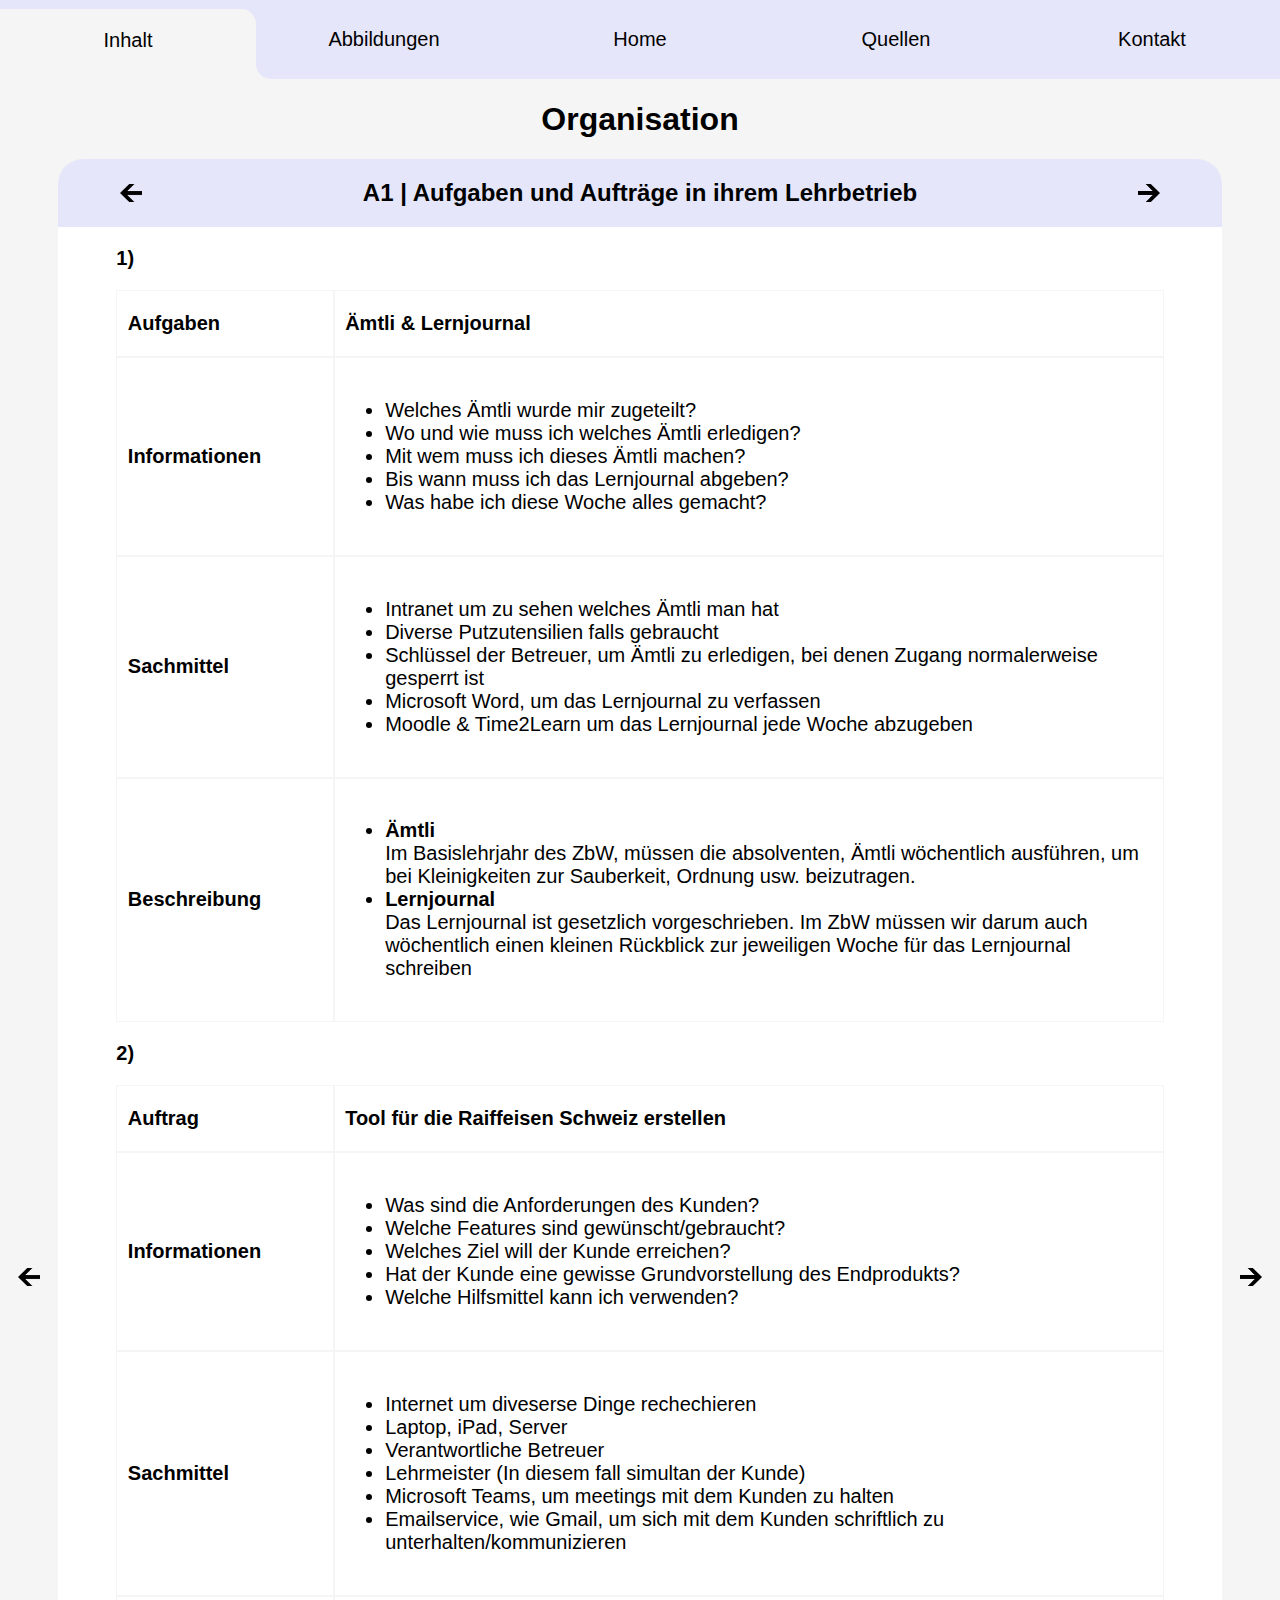
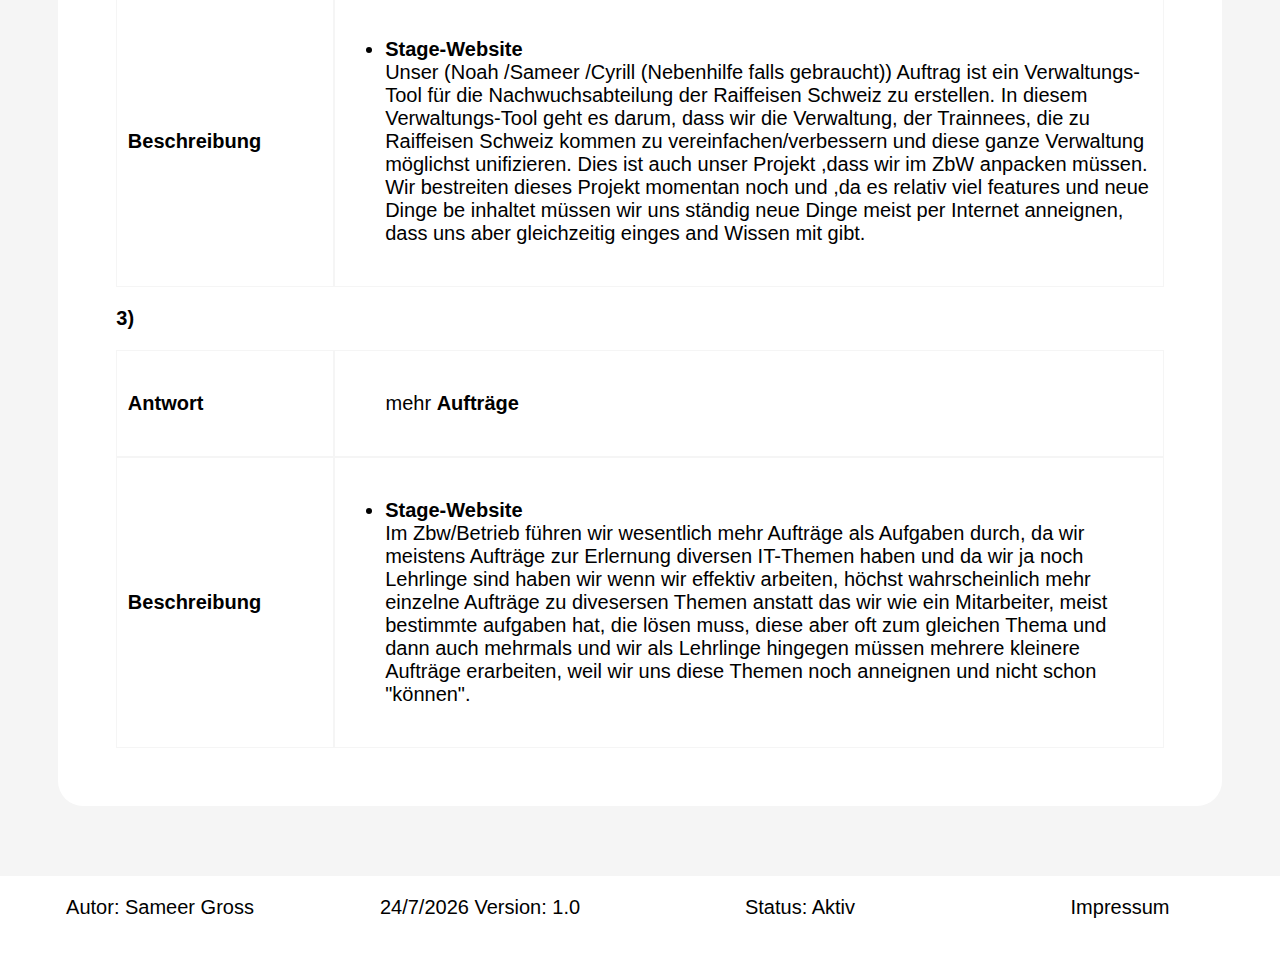
<file: index.html>
<!DOCTYPE html>
<html lang="en">
<head>
    <meta charset="UTF-8">
    <meta http-equiv="X-UA-Compatible" content="IE=edge">
    <meta name="viewport" content="width=device-width, initial-scale=1.0">
    <title>Document</title>
    <link rel="stylesheet" href="style.css">
</head>
<body>
  <div class="menu">
    <div class="menu-item menusearch">
      <input type="text" id="search" placeholder="search">
    </div>
    <div class="menu-item menuimg">
      <img src="img/menu.png" alt="hamburgermenuimg" id="hamimg" onclick="handleclose()">
    </div>
  </div>
  <div class="topnav">
    <div class="topnav-item" id="active-farleft">
      <a href="index.html">Inhalt</a>
    </div>
    <div class="topnav-item" id="roundedright">
      <a href="abbildung.html">Abbildungen</a>
    </div>
    <div class="topnav-item"  >
      <a href="tabellen.html">Home</a>
    </div>
    <div class="topnav-item" >
      <a href="quellen.html">Quellen</a>
    </div>
    <div class="topnav-item">
      <a href="contactform.html">Kontakt</a>
    </div>
  </div>
  <div id="activemenu">
    <div class="dropdownmenu">
      <div class="dropdownmenu-item">
        <li>
          <a href="index.html">Inhalt</a>
        </li>
      </div>
      <div class="dropdownmenu-item">
        <li>
          <a href="abbildung.html">Abbildungen</a>
        </li>
      </div>
      <div class="dropdownmenu-item">
        <li>
          <a href="tabellen.html">Home</a>
        </li>
      </div>
      <div class="dropdownmenu-item">
        <li>
          <a href="quellen.html">Quellen</a>
        </li>
      </div>
      <div class="dropdownmenu-item">
        <li>
          <a href="contactform.html">Kontakt</a>
        </li>
      </div>
    </div>
  </div>
  
  <div class="content">
    <div class="arrowsforthemediv">
      <img src="img/arrowleft.png" alt="arrowlefttheme" class="arrowicons" id="arrowlefttheme" onclick="swiththemeback()">
 
      <div class="aufgabendiv" id="organisation">
        
          
          <div class="aufgabencontent" id="aufgabe1"> 
            <h1>Organisation</h1>
            
            <div class="aufgabencontent-title">
              <img src="img/arrowleft.png" class="arrowicons" id="arrowleft" onclick="switchaufgabeback_organisation()">
              <h2>A1 | Aufgaben und Aufträge in ihrem Lehrbetrieb</h2>
              <img src="img/arrowright.png" class="arrowicons" id="arrowright" onclick="switchaufgabenext_organisation()">
            </div>
            <div class="aufgabencontent-text">
              <p><b>1)</b></p>
              <table>
                <tr>
                    <td class="aufgabetd"><b>Aufgaben</b></td>
                    <td class="contenttd">
                      <b>Ämtli & Lernjournal</b>
                    </td>
                    
                </tr>
                <tr>
                    <td class="aufgabetd"><b>Informationen</b></td>
                    <td class="contenttd">
                      <ul>
                        <li>Welches Ämtli wurde mir zugeteilt?</li>
                        <li>Wo und wie muss ich welches Ämtli erledigen?</li>
                        <li>Mit wem muss ich dieses Ämtli machen?</li>
                        <li>Bis wann muss ich das Lernjournal abgeben?</li>
                        <li>Was habe ich diese Woche alles gemacht?</li>
                      </ul>
                    </td>
                </tr>
                <tr>
                  <td class="aufgabetd"><b>Sachmittel</b></td>
                  <td class="contenttd">
                    <ul>
                      <li>Intranet um zu sehen welches Ämtli man hat</li>
                      <li>Diverse Putzutensilien falls gebraucht</li>
                      <li>Schlüssel der Betreuer, um Ämtli zu erledigen, bei denen Zugang normalerweise gesperrt ist</ol>
                      <li>Microsoft Word, um das Lernjournal zu verfassen</li>
                      <li>Moodle & Time2Learn um das Lernjournal jede Woche abzugeben</li>
                    </ul>
                  </td>
                </tr>
                <tr>
                  <td class="aufgabetd"><b>Beschreibung</b></td>
                  <td class="contenttd">
                  <ul>
                    <li><b>Ämtli</b></li>
                    <a>Im Basislehrjahr des ZbW, müssen die absolventen, Ämtli wöchentlich ausführen, um bei Kleinigkeiten zur Sauberkeit, Ordnung usw. beizutragen.</a>
                    <li><b>Lernjournal</b></li>
                    <a>Das Lernjournal ist gesetzlich vorgeschrieben. Im ZbW müssen wir darum auch wöchentlich einen kleinen Rückblick zur jeweiligen Woche für das Lernjournal schreiben</a>
                  </ul>
                  </td>
                </tr>
              </table>

              <p><b>2)</b></p>
              <table>
                <tr>
                    <td class="aufgabetd"><b>Auftrag</b></td>
                    <td class="contenttd">
                      <b>Tool für die Raiffeisen Schweiz erstellen</b>
                    </td>
                </tr>
                <tr>
                    <td class="aufgabetd"><b>Informationen</b></td>
                    <td class="contenttd">
                      <ul>
                        <li>Was sind die Anforderungen des Kunden?</Li>
                        <li>Welche Features sind gewünscht/gebraucht?</Li>
                        <li>Welches Ziel will der Kunde erreichen?</Li>
                        <li>Hat der Kunde eine gewisse Grundvorstellung des Endprodukts?</Li>
                        <li>Welche Hilfsmittel kann ich verwenden?</Li>  
                      </ul>
                    </td>
                </tr>
                <tr>
                  <td class="aufgabetd"><b>Sachmittel</b></td>
                  <td class="contenttd">
                    <ul>
                      <li>Internet um diveserse Dinge rechechieren</li>
                      <li>Laptop, iPad, Server</li>
                      <li>Verantwortliche Betreuer</li>
                      <li>Lehrmeister (In diesem fall simultan der Kunde)</li>
                      <li>Microsoft Teams, um meetings mit dem Kunden zu halten</li>
                      <li>Emailservice, wie Gmail, um sich mit dem Kunden schriftlich zu unterhalten/kommunizieren</li>
                    </ul>
                  </td>
                </tr>
                <tr>
                  <td class="aufgabetd"><b>Beschreibung</b></td>
                  <td class="contenttd">
                  <ul>
                    <li><b>Stage-Website</b></li>
                    <a>
                      Unser (Noah /Sameer /Cyrill (Nebenhilfe falls gebraucht)) Auftrag ist ein Verwaltungs-Tool für die Nachwuchsabteilung der Raiffeisen Schweiz zu erstellen. 
                      In diesem Verwaltungs-Tool geht es darum, dass wir die Verwaltung, der Trainnees, die zu Raiffeisen Schweiz kommen zu vereinfachen/verbessern 
                      und diese ganze Verwaltung möglichst unifizieren. Dies ist auch unser Projekt ,dass wir im ZbW anpacken müssen. 
                      Wir bestreiten dieses Projekt momentan noch und ,da es relativ viel features und neue Dinge be inhaltet müssen wir uns ständig neue Dinge meist per Internet anneignen,
                      dass uns aber gleichzeitig einges and Wissen mit gibt.
                    </a>
                  </ul>
                  </td>
                </tr>
              </table>

              <p><b>3)</b></p>
              <table>
                <tr>
                  <td class="aufgabetd"><b>Antwort</b></td>
                  <td class="contenttd">
                    <p>mehr <b>Aufträge</b></p>
                  </td>
                </tr>
                <tr>
                  <td class="aufgabetd"><b>Beschreibung</b></td>
                  <td class="contenttd">
                  <ul>
                    <li><b>Stage-Website</b></li>
                    <a>
                      Im Zbw/Betrieb führen wir wesentlich mehr Aufträge als Aufgaben durch, da wir meistens Aufträge zur Erlernung 
                      diversen IT-Themen haben und da wir ja noch Lehrlinge sind haben wir wenn wir effektiv arbeiten, höchst wahrscheinlich
                      mehr einzelne Aufträge zu divesersen Themen anstatt das wir wie ein Mitarbeiter, meist bestimmte aufgaben hat, die 
                      lösen muss, diese aber oft zum gleichen Thema und dann auch mehrmals und wir als Lehrlinge hingegen müssen mehrere kleinere
                      Aufträge erarbeiten, weil wir uns diese Themen noch anneignen und nicht schon "können".
                      
                    </a>
                  </ul>
                  </td>
                </tr>
              </table>
            </div>
          </div>


          <div class="aufgabencontent" id="aufgabe2" >
            <h1>Organisation</h1> 
            <div class="aufgabencontent-title">
              <img src="img/arrowleft.png" class="arrowicons" id="arrowleft" alt="arrowleft" onclick="switchaufgabeback_organisation()">
              <h2>A2 | Unterscheidung Aufbau- und Ablauforganisation</h2>
              <img src="img/arrowright.png" class="arrowicons" id="arrowright" alt="arrowright" onclick="switchaufgabenext_organisation()">
            </div>
            <div class="aufgabencontent-text" >
              <p><b>1)</b></p>
              <table>
                <tr>
                    <td class="aufgabetd"><b>Art</b></td>
                    <td class="contenttd"><b>Aufbauorganisation</b></td>
                    <td class="contenttd"><b>Ablauforganisation</b></td>
                </tr>
                <tr>
                    <td class="aufgabetd"><b>Beschreibung</b></td>
                    <td class="contenttd">Die Aufbauorganisation ist die meist vorgefunde Art der Strukturierung eines Unternehmens. Sie unterteilt ein Unternehmen in unterschiedliche Abteilungen und Funktionen und legt die Hierarchie des Unternehmens fest.</td>
                    <td class="contenttd">Die Ablauforganisation beschreibt die Prozesse innerhalb eines Unternehmens oder einer Organisation. Diese bschreibt dann: wann,wo, womit und welcher Abfolge die einzelnen Arbeitsschritte erledigt werden müssen, um die gewollten Ergebnisse zu erfüllen</td>
                </tr>
                <tr>
                  <td class="aufgabetd"><b>Grafik</b></td>
                  <td class="contenttd">
                    <a href="https://www.bwl-lexikon.de/wiki/aufbauorganisation/" target="blank">
                      <img src="img/aufbauorggrafik.png" alt="aufbauorggrafik">
                    </a>
                  </td>
                  <td class="contenttd">
                    <a href="https://www.bwl-lexikon.de/wiki/ablauforganisation/" target="_blank">
                      <img src="img/ablauforggrafik.png" alt="ablauforggrafik">
                    </a>

                  </td>
                </tr>
                <tr>
                  <td class="aufgabetd" rowspan="2"><b>Unterschied</b></td>
                  <td class="contenttd">
                    <ul>
                      <li>Aufgaben und Kompetenzen verteilen</li>
                      <li>Stellen und Abteilungen bilden</li>
                    </ul>
                  </td>
                  <td class="contenttd">
                    <ol>
                      <li>Arbeitsinhalte ordnen</li>
                      <li>Zeitlicher Arbeitsablauf</li>
                      <li>Räumlicher Arbeitsablauf</li>
                      <li>Arbeitszuordnung</li>
                    </ol>
                  </td>
                </tr>
                <tr>
                  <td class="contenttd" colspan="2">
                    <ul>
                      <li><b>Zusammenfassung</b></li>
                      <a>Zusammengefasst heisst das, die Aufbauorganisation die statische Organisationstruktur ist während die Ablauforganisation die dynamische Organisationstruktur ist.</a>
                    </ul>
                   
                  </td>
                </tr>
              </table>

              <p><b>2)</b></p>
              <table>
                <tr>
                    <td class="aufgabetd"><b>Art</b></td>
                    <td class="contenttd"><b>Aufbauorganisation</b></td>
                    <td class="contenttd"><b>Ablauforganisation</b></td>
                </tr>
                <tr>
                  <td class="aufgabetd"><b>Beispiel</b></td>
                  <td class="contenttd">
                    <ul>
                      <li><a href="https://www.raiffeisen.ch/content/dam/www/rch/pdf/raiffeisen-gruppe/portrait/de/organigramm-raiffeisen-schweiz.pdf" target="_blank"><b>Organigramm Raiffeisen Schweiz</b></a></li>
                      <a>Das Organigramm der Raiffeisen Schweiz bildet eine klar Hierarchische Unternehmensstruktur</a>

                    </ul>
                    
                    
                 
                    
                    
                  </td>
                  <td class="contenttd">
                    <ul>
                      <li><b>McDonalds Essen(semi-erfunden)</b></li>
                      <a>Wenn man bei McDonalds sich was bestellt fängt der Prozess schon an, es gibt das verschiedene Stagen, bei dem das Essen "gebaut" wird, zum Beispiel erst das Brot nehmen, dann Sauce drauf pressen usw. , dies ist meiner meinung nach auch ein kleine Ablauforganisation.</a>
                    </ul>
                  
                  
                  </td>
                </tr>
              </table>

              <p><b>3)</b></p>
              <table>
                <tr>
                  <td class="aufgabetd"><b>Antwort</b></td>
                  <td class="contenttd">
                  <a>Für erfolg muss eine Kombination aus beiden entstehen, für die haupt Organisationstruktur würde ich , die Aufbauorganisation nehemen, doch in den verschiedenen Abteilungen und Fachrichtung sollten, die dinge nach der Ablauforganisation strukturiert sein(wenn benötigt je nach Situation)</a>
                    
                    
                 
                    
                    
                  </td>
                </tr>
              </table>
            </div>
          </div>
          <div class="aufgabencontent" id="aufgabe3"> 
            <h1>Organisation</h1>
            <div class="aufgabencontent-title">
              <img src="img/arrowleft.png" class="arrowicons" id="arrowleft" onclick="switchaufgabeback_organisation()">
              <h2>A3 | Projektantrag</h2>
              <img src="img/arrowright.png" class="arrowicons" id="arrowright" onclick="switchaufgabenext_organisation()">
            </div>
            <div class="aufgabencontent-text">
              <p><b>1)</b></p>
              <table>
                <tr>
                    <td class="aufgabetd"><b>Ort</b></td>
                    <td class="contenttd"><b>GBS St.Gallen</b></td>
                    
                </tr>
                <tr>
                  <td class="aufgabetd"><b>Ausgangslage</b></td>
                  <td class="contenttd">
                    <a>In der GBS werden je nach lehrer unterschiedliche Lehrmittel/Lernplatformen benutzt, um den jeweiligen Stoff bei zu bringen.
                      <ul>
                        <li>OneNote</li>
                        <li>Dossiers von GBSSG</li>
                        <li>Moodle</li>
                        <li>Bücher als PDF</li>
                        <li>Physicalische Bücher</li>
                        <li>Gitlab</li>
                      </ul>
                      Diese alle an sich keine schlechte varianten aber, da es einge verschiedene sind wird es ziemlich schnell recht unübersichtlich und findet seine notizen/aufgaben nicht, weil nichts am selben Ort ist.
                    </a>
                    
                    
                 
                    
                    
                  </td>
                  
                </tr>
              </table>

              <p><b>2)</b></p>
              <table>
                <tr>
                  <td class="aufgabetd"><b>Antwort</b></td>
                  <td class="contenttd">
                    <img src="img/Projektantragprojektsameer-1.png" alt="projektantragsameer">
                    
                 
                    
                    
                  </td>
                </tr>
              </table>
            </div>
          </div>
          

      </div>
      
      <div class="aufgabendiv" id="projekt">
        
          <div class="aufgabencontent" id="aufgabe4"> 
            <h1>Projekt</h1>
            
            <div class="aufgabencontent-title">
              <img src="img/arrowleft.png" class="arrowicons" id="arrowleft" onclick="switchaufgabeback_projekt()">
              <h2>A4 | Phasenablauf IT-Projekt</h2>
              <img src="img/arrowright.png" class="arrowicons" id="arrowright" onclick="switchaufgabenext_projekt()">
            </div>
            <div class="aufgabencontent-text">
              <p><b>1)</b></p>
              <table>
                <tr>
                    <td class="aufgabetd"><b>Aufträge</b></td>
                    <td class="contenttd">
                      <ul>
                        <li>Bestellungsautomat für ein Restaurant(java)</li>
                        <li>Katalog für diverse Produkte(MS PowerApps)</li>
                        <li>Homepage für ein Autohändler(WordPress)</li>
                        <li>Weisenhaus Website(PHP)</li>
                        <li>Stage-Website für Raiffeisen Schweiz(ReactJS)</li>
                      </ul>
                    </td>
                </tr>
              </table>


              <p><b>2)</b></p>
              <table>
                <tr>
                    <td class="aufgabetd" ><b>Beschreibung Automat</b></td>
                    <td class="contenttd">
                      <a>Der Auftrag war es, mittels objektorientierterprogammierung, eine Java Applikation zuschreiben. Wir planten dieses Projekt von Grund auf. Mit JavaFX haben wir für das Programm ein vollständiges GUI erstellt.</a>
                      
                    </td>
                </tr>
                

                <tr>
                  <td class="aufgabetd"><b>Beschreibung Katalog</b></td>
                  <td class="contenttd">
                    <a>Wir mussten für das ZbW, einen Katalog erstellen bei dem man altes Equipment des ZbW's kaufen konnte, da wir momentan bei dem Thema MS PowerApps waren, mussten wir es mit Ms PowerApps machen.<a>
                    
                  </td>
                </tr>
                <tr>
                  <td class="aufgabetd"><b>Beschreibung Homepage Autohändler</b></td>
                  <td class="contenttd">
                    <a>Wir mussten für das Ende, des WordPress/CMS Themas eine Website erstellen, mit diversen Features. Ich habe dafür von Grund auf ein Theme erstellt und für einige Dinge eigene Plugins geschriebn. Ich entschied mich für eine Website die einer eines Autohändlers ähneln soll.<a>
                    
                  </td>
                </tr>
                <tr>
                  <td class="aufgabetd"><b>Beschreibung Weisenhaus Website</b></td>
                  <td class="contenttd">
                    <a>Für das Ende des PHP Themas mussten wir eine Website erstellen bei dem wir alle gelernten Features, wie verbinden mit einer Datenbank usw. implementieren und weiterführen. Ich entschied mich für ein Weisenhau, bei dem man seine Kinder zur Adoption  geben konnte, dies war in nachhinein eine geschmackslose Entscheidung und dies wurde auch von dem Lehrmeister/Betreuer kritisiert.</a>                    
                  </td>
                </tr>
                <tr>
                  <td class="aufgabetd"><b>Beschreibung Stage-Website</b></td>
                  <td class="contenttd">
                    <a>Wie vorhan schonmal beschrieben mussen wir für die Nachwuchsabteilung der Raiffeisen Schweiz eine Stage-Website erstellen bei dem wir das Verwalten der Trainnees vereinfachen.</a>                    
                  </td>
                </tr>
              </table>

              <p><b>3)</b></p>
              <table>
                <tr>
                    <td class="aufgabetd"><b>Antwort</b></td>
                    <td class="contenttd">
                      <a>Wir hatten in der 3. Sekundarschule ein Abschluss Projekt. Bei dem merkte ich, dass man, die deadlines und umfang eines Thema nicht unterschätzen sollte. Man hätte sich mehr mueh geben können und mit seiner arbeitesplanung konkreter und konsequenter sein können.</a>
                    </td>
                </tr>
              </table>
            </div>
          </div>
          <div class="aufgabencontent" id="aufgabe5">
            <h1>Projekt</h1> 
            <div class="aufgabencontent-title">
              <img src="img/arrowleft.png" class="arrowicons" id="arrowleft" alt="arrowleft" onclick="switchaufgabeback_projekt()">
              <h2>A5 | Aufgaben und Aufträge in ihrem Lehrbetrieb</h2>
              <img src="img/arrowright.png" class="arrowicons" id="arrowright" alt="arrowright" onclick="switchaufgabenext_projekt()">
            </div>
            <div class="aufgabencontent-text">
              <p><b>1)</b></p>
              <table>
                <tr>
                    <td class="aufgabetd"><b>Diagramm</b></td>
                    <td class="contenttd">
                      <img src="img/sameerganteport.png" alt="ganttdiagrammeportfolio">
                    </td>
                </tr>
              </table>
              <p><b>2)</b></p>
              <table>
                <tr>
                    <td class="aufgabetd"><b>Antwort</b></td>
                    <td class="contenttd">
                      <a>Die erstellung war recht verwirend, da wie man laut Diagramm erkennen kann, Sameer , die Aufgaben für das E-Portfolio inteligennterweise, erst jetzt am bearbeiten ist und jetzt in der Panik ein Ganttdiagramm erstellen musste. Wenn Sameer diese aber anfangs Projekt gemacht hätte wäre er sicher effizienter vorangekommen und müsste nicht alle Aufgaben auf einmal erledigen.</a>
                    </td>
                </tr>
              </table>
            </div>
          </div>
          <div class="aufgabencontent" id="aufgabe6"> 
            <h1>Projekt</h1>
            <div class="aufgabencontent-title">
              <img src="img/arrowleft.png" class="arrowicons" id="arrowleft" onclick="switchaufgabeback_projekt()">
              <h2>A6 | Projektrollen und deren Aufgaben, Kompetenzen und Verantwortlichkeiten</h2>
              <img src="img/arrowright.png" class="arrowicons" id="arrowright" onclick="switchaufgabenext_projekt()">
            </div>
            <div class="aufgabencontent-text">
              <p><b>1)</b></p>
              <table>
                <tr>
                    <td class="aufgabetd"><b>Rollen</b></td>
                    <td class="contenttd">
                      <ul>
                        <li>Auftraggeber</li>
                        <li>Projektleiter</li>
                        <li>Projektmitarbeiter</li>
                      </ul>
                    </td>
                </tr>
              </table>
              <p><b>2)</b></p>
              <table>
                <tr>
                  <td class="aufgabetd"><b>Rolle</b></td>
                  <td class="aufgabetd"><b>Auftraggeber</b></td>
                    
                </tr>
                <tr>
                  <td class="aufgabetd"><b>Beschreibung</b></td>
                  <td class="contenttd">
                    <a>Der Auftraggeber bestimmt die Rahmenbedingungen und Ziele des Projekts.</a>
                  </td>
                </tr>
                <tr>
                  <td class="aufgabetd"><b>Aufgabe</b></td>
                  <td class="contenttd">
                    <ul>
                      <li>Mit dem Projektleiter die Rahmenbedingungen besprechen</li>
                      <li>Die Wünsche des Unternehmens vertreten und dann schon gewisse Finale Entscheidungen mit dem Projektleiter trefen.</li>
                    </ul>
                  </td>
                </tr>
                <tr>
                  <td class="aufgabetd"><b>Kompetenz</b></td>
                  <td class="contenttd">
                    <ul>
                      <li>Prioritäten und Wünsche des Unternehmens verstehen und möglichst durchsetzen können</li>
                    </ul>
                  </td>
                </tr>
                <tr>
                  <td class="aufgabetd"><b>Verantwortung</b></td>
                  <td class="contenttd">
                    <ul>
                      <li>Das Projekt beaufsichtigen und das Resultat dem Unternehmen vorstellen und falls nötig revisionen beantragen</li>
                    </ul>
                  </td>
                </tr>
              </table><br><br>

              <table>
                <tr>
                  <td class="aufgabetd"><b>Rolle</b></td>
                  <td class="aufgabetd"><b>Projektleiter</b></td>
                    
                </tr>
                <tr>
                  <td class="aufgabetd"><b>Beschreibung</b></td>
                  <td class="contenttd">
                    <a>Der Projektleiter ist für das Gelingen des Projekts zuständig. Er ist für das ganze Projekt verantwortlich. Er muss schauen das alles richtig abläuft und verteilt die Arbeitspakete.</a>
                  </td>
                </tr>
                <tr>
                  <td class="aufgabetd"><b>Aufgabe</b></td>
                  <td class="contenttd">
                    <ul>
                      <li>Mit dem Auftraggeber die Rahmenbedingungen und Ziele besprechen</li>
                      <li>Diese Rahmenbedingungen und Ziele an die Projektmitarbeiter weiterleiten</li>
                      <li>Nötigen Ressourcen besorgen</li>
                      <li>Für gute Umsetzung des Projekts sorgen</li>
                      <li>Arbeitspakete den Projektmitarbeitern zuweisen</li>
                    </ul>
                  </td>
                </tr>
                <tr>
                  <td class="aufgabetd"><b>Kompetenz</b></td>
                  <td class="contenttd">
                    <ul>
                      <li>Prioritäten und Wünsche des Auftraggebers verstehen und durchsetzen</li>
                      <li>Arbeitspakete erstellen und verteilen</li>
                    </ul>
                  </td>
                </tr>
                <tr>
                  <td class="aufgabetd"><b>Verantwortung</b></td>
                  <td class="contenttd">
                    <ul>
                      <li>Verwantwortlich für die Vollständigkeit und Funktionsweise des gesammten Projektes</li>
                    </ul>
                  </td>
                </tr>
              </table><br><br>

              
              <table>
                <tr>
                  <td class="aufgabetd"><b>Rolle</b></td>
                  <td class="aufgabetd"><b>Projektmitarbeiter</b></td>
                    
                </tr>
                <tr>
                  <td class="aufgabetd"><b>Beschreibung</b></td>
                  <td class="contenttd">
                    <a>Der Projektmitarbeiter führt seine zugewissene Arbeitspakete aus.</a>
                  </td>
                </tr>
                <tr>
                  <td class="aufgabetd"><b>Aufgabe</b></td>
                  <td class="contenttd">
                    <ul>
                      <li>Die Arbeitspakete so effizient und gut wie möglich auszuführen</li>
                    </ul>
                  </td>
                </tr>
                <tr>
                  <td class="aufgabetd"><b>Kompetenz</b></td>
                  <td class="contenttd">
                    <ul>
                      <li>Fähig sein, die zugewissenen Arbeitspakete auszuführen</li>
                    </ul>
                  </td>
                </tr>
                <tr>
                  <td class="aufgabetd"><b>Verantwortung</b></td>
                  <td class="contenttd">
                    <li>Das seine Arbeitspakete erledigt sind</li>
                  </td>
                </tr>
              </table>
            </div>
          </div>
          
       
      </div>

      <div class="aufgabendiv" id="iperka">
        
          <div class="aufgabencontent" id="aufgabe7"> 
            <h1>IPERKA</h1>
            
            <div class="aufgabencontent-title">
              <img src="img/arrowleft.png" class="arrowicons" id="arrowleft" onclick="switchaufgabeback_iperka()">
              <h2>A7 | IPERKA im Detail</h2>
              <img src="img/arrowright.png" class="arrowicons" id="arrowright" onclick="switchaufgabenext_iperka()">
            </div>
            <div class="aufgabencontent-text">
              <p><b>2)</b></p>
              <table>
                <tr>
                    <td class="aufgabetd"><b>Wichtige Fragen</b></td>
                    <td class="contenttd">
                      <ul>
                        <li>Was kann man verbessern?</li>
                        <li>Was lief gut, was könnte man besser machen?</li>
                        <li>Haben wir unser Ziel erreicht?</li>
                        <li>Haben wir unsere Ressourcen effizient gebraucht?</li>
                        <li>Haben wir das Zeitlimit und Budget eingehalten?</li>
                      </ul>
                    </td>
                    
                </tr>
                <tr>
                  <td class="aufgabetd"><b>Sinnvolle Teilschritte</b></td>
                  <td class="contenttd">
                    <a>Die gewonnenen Erkentnisse notieren, um sie dann bei einem nächsten Projekt gebrauchen kann und auch die Erkentnisse vorherigen Projekten mit den neuen Erkentnisssen vergleichen.</a>
                  </td>
                  
              </tr>
              </table>
              <p><b>5)</b></p>
              <table>
                <tr>
                    <td class="aufgabetd">
                      <img src="img/iperka.png" alt="iperka">
                    </td>
                    
                </tr>
              </table>

              <p><b>6)</b></p>
              <table>
                <tr>
                    <td class="aufgabetd"><b>Antwort</b></td>
                    <td class="contenttd">
                      <ul>
                        <li><b>Planen</b></li>
                        <a>Persönlich finde ich das gute Planen am schwierigsten. Planen ist immer etwas, dass ich gerne nach hintenschiebe, da ich bei vielen dingen, die Plannung nicht umbedingt brauche oder brauchen will, da man entweder schon eine festvorstellung hat und schon weiss was man wie, wo machen will und dann die  Planung eben automatisch mit macht oder man vernächlässigt diese und stürtzt sich dirket in das Realisieren hinein. Doch oftmals beim Realisieren macht man vielleicht Fehler in Aufbau, die man jetzt schlecht rückgänig machen kann ohne alles von zielmlich null aufzubauen. Diese hätte man einfach vermeiden können wenn man sich mehr gedanken zur ganzen Plannung gemacht hätte und man hätte ,dann eher bemerkt, dass man es dort anderst machen hätte können. </a><br><br>
                        <li><b>Beispiel:</b></li>
                        <a>Auch wenn ich mir bei der Menuführung sehr viel Müeh gegebn habe und sie im vergleich zu anderen Aufgabennavigationslösungen sehr komplex ist, hätte ich diese besser geplannt hätte ich einige Dinge auch anderst gemacht. Da ich erst eigetlich eifach ein Div mit Aufgaben machen wollte, nahm ich mir auch nicht viel Zeit und Plannung dabei, doch als ich dann effektiv die Aufgaben machen wollte, fiehlen mir sehr viele Ideen zur Menuführung der Aufgaben ein. Ich arbeitete schlussendlich circa 10 Stunden an dieser Menuführung, da mir immer neue ideen in den Sinn kamm und ich sehr viel der Grundstruktur neu Aufbauen müsste. Wie das Menu jetzt aufgebaut ist wenn ich jetzt den Ort oder Funktion des Pfeils anpassen möchte müsste ich dies jetzt bei jeder einzelnen aufgabe machen, da diese dort eingebaut sind.</a>
                      </ul>
                    </td>
                      
                    
                    
                </tr>
              </table>
              
            </div>
          </div>
          <div class="aufgabencontent" id="aufgabe8">
            <h1>IPERKA</h1> 
            <div class="aufgabencontent-title">
              <img src="img/arrowleft.png" class="arrowicons" id="arrowleft" alt="arrowleft" onclick="switchaufgabeback_iperka()">
              <h2>A8 | Praxisbeispiel</h2>
              <img src="img/arrowright.png" class="arrowicons" id="arrowright" alt="arrowright" onclick="switchaufgabenext_iperka()">
            </div>
            <div class="aufgabencontent-text">
              <p><b>1)</b></p>
              <table>
                <tr>
                  <td class="aufgabetd"><b>IPERKA Schritt</b></td>
                  <td class="contenttd"><b>Tätigkeit</b></td>
                  <td class="contenttd"><b>Fragen</b></td>
                </tr>
                <tr>
                  <td class="aufgabetd"><b>Informieren</b></td>
                  <td class="contenttd">
                    <ul>
                      <li>Wie lautet der Auftrag?</li>
                    </ul>
                  </td>
                  <td class="contenttd">
                    <ul>
                      <li>Sie fragen den Auftraggeber</li>
                    </ul>
                  </td>
                </tr>
                <tr>
                  <td class="aufgabetd"><b>Planen</b></td>
                  <td class="contenttd">
                    <ul>
                      <li>Was muss das Programm können?</li>
                    </ul>
                  </td>
                  <td class="contenttd">
                    <ul>
                      <li>Sie planen ein Meeting mit dem Auftraggeber</li>
                    </ul>
                  </td>
                </tr>
                <tr>
                  <td class="aufgabetd"><b>Entscheiden</b></td>
                  <td class="contenttd">
                    <ul>
                      <li>Wer macht was?</li>
                    </ul>
                  </td>
                  <td class="contenttd">
                    <ul>
                      <li>Man sitzt im Team zusammen und verteilt die Aufgaben</li>
                    </ul>
                  </td>
                </tr>
                <tr>
                  <td class="aufgabetd"><b>Realisieren</b></td>
                  <td class="contenttd">
                    <ul>
                      <li>Sind wir im Zeitplan?</li>
                    </ul>
                  </td>
                  <td class="contenttd">
                    <ul>
                      <li>Sie erstellen erste Entwürfe für das Programm</li>
                    </ul>
                  </td>
                </tr>
                <tr>
                  <td class="aufgabetd"><b>Kontrollieren</b></td>
                  <td class="contenttd">
                    <ul>
                      <li>Habe wir unser Ziel erreicht?</li>
                    </ul>
                  </td>
                  <td class="contenttd">
                    <ul>
                      <li>Sie stellen das Finale Produkt dem Auftraggeber vor</li>
                    </ul>
                  </td>
                </tr>
                <tr>
                  <td class="aufgabetd"><b>Auswerten</b></td>
                  <td class="contenttd">
                    <ul>
                      <li>Was muss allenfalls noch verbessert werden?</li>
                    </ul>
                  </td>
                  <td class="contenttd">
                    <ul>
                      <li>Sie machen sich Gedanken zu ihrem neuen Programm</li>
                    </ul>
                  </td>
                </tr>
                
                
              </table>
              
            </div>
          </div>
          
        
      </div>

      <div class="aufgabendiv" id="informationsbeschaffung">
        
          <div class="aufgabencontent" id="aufgabe9"> 
            <div class="infobeschtitle">
              <h1>Informationsbeschaffung</h1>
            </div>
            
            <div class="aufgabencontent-title">
              <img src="img/arrowleft.png" class="arrowicons" id="arrowleft" onclick="switchaufgabeback_informationsbeschaffung()">
              <h2>A9 | Notizen machen</h2>
              <img src="img/arrowright.png" class="arrowicons" id="arrowright" onclick="switchaufgabenext_informationsbeschaffung()">
            </div>
            <div class="aufgabencontent-text">
              <p><b>1)</b></p>
              <table>
                <tr>
                    <td class="aufgabetd" rowspan="5"><b>Beispiele</b></td>
                    <td class="contenttd">
                      <ul>
                        <li><b>OneNote</b></li>
                      </ul>
                    </td>
                    
                </tr>
                <tr>
                  <td class="aufgabetd">
                    <img src="img/onenotenotes.png" alt="onenotenotes">
                  </td>
                 

                </tr>
                <tr>
                  <td class="aufgabetd">
                    <img src="img/onenotenotesmath.png" alt="onenotenotesmath">
                  </td>
                </tr>
                <tr>
                  
                  <td class="contenttd">
                    <ul>
                      <li><b>Noteability</b></li>
                    </ul>
                  </td>
                 

                </tr>
                <tr>
                  
                  <td class="contenttd">
                    <img src="img/noteability.png" alt="ipadnotability">
                  </td>
                 

                </tr>
                
              </table>

              <p><b>2)</b></p>
              <table>
                <tr>
                    <td class="aufgabetd"><b>Tipps für gute Notizen</b></td>
                    <td class="contenttd">
                      <ul>
                        <li>Sich mit dem Gehörten aktiv auseinander setzen</li>
                        <li>Das was man gehört hat nochmals im Kopf wiederholen und falls Informationen zu schnell nochmals nachfragen</li>
                        <li>Nicht alles eins zu eins abschreiben, sondern in eigene Worte fassen, dann versteht man eher was gemeint ist</li>
                        <li>Wichtige Textstellen markieren(verschiedene Farben verwenden pro wichtig markierte Kategorie)</li>
                        <li>Von hand anstatt mit der Tastatur mit schreiben</li>
                      </ul>
                    </td>
                    
                </tr>
              </table>

              <p><b>3)</b></p>
              <table>
                <tr>
                    <td class="aufgabetd"><b>vergleich</b></td>
                    <td class="contenttd">
                      <a>Ich schreibe heute zutage lieber alle Notizen auf meinen iPad, da dies für mich viel besser geht. Das iPad habe ich auch immer zu Hand und kann direkt beginnen Notizen zu schreiben, da mannchmal man sich erst kurzfristig denkt, notizen mit zu schreiben und dies mit dem Laptop einfach ein wenig längsämer und weniger effizienter geht. Die neuen Notizen, die ich habe sind viel besser als die alten, da die alten viel an struktur mangelten. Zuätzlich das ich die Notizen mehr in meinen eigenen Worten zusammenfasse, da ich merke wenn ich einfach das 1:1 notiere was der Lehrer sage im nachhinein oft nicht verstehe, was damit gemeint ist, trotzdem ist 1:1 abschreiben nicht ganz schlecht, da man meist alles nicht auf einmal versteht und es da her auch schwierig ist in einer kurzen Zeit es selbst zu formulieren, darum mannchmal zuerst einfach 1:1 schreiben und dann später verstehen und selber formulieren. Gut ist es diese 1:1 noch zu behalten, da mann wenn man es selber formuliert aber nicht ganz versteht sich vielleicht falsche informationen interpretiert und die alten kann man dann später zum vergleichen und interpretieren brauchen.</a>
                      
                    </td>
                    
                </tr>
              </table>
            </div>
          </div>
          <div class="aufgabencontent" id="aufgabe10">
            <h1>Informationsbeschaffung</h1> 
            <div class="aufgabencontent-title">
              <img src="img/arrowleft.png" class="arrowicons" id="arrowleft" alt="arrowleft" onclick="switchaufgabeback_informationsbeschaffung()">
              <h2>A10 | Informationen strukturieren</h2>
              <img src="img/arrowright.png" class="arrowicons" id="arrowright" alt="arrowright" onclick="switchaufgabenext_informationsbeschaffung()">
            </div>
            <div class="aufgabencontent-text">
              <p><b>1)</b></p>
              <table>
                <tr>
                    <td class="aufgabetd"><b>Antwort</b></td>
                    <td class="contenttd">
                      <a>Ich strukturiere die meisten Informationen hierarchisch. Meist Hauptthema, dann Unterthemen und dann zu den Unterthemen die jeweiligen Informationen. Oft strukturiere ich Informationen auch chronologisch. Also wenn ich Informationen bekomme und diese notiere entsteht automatisch, sobald ich die nächste Notiz erstelle eine chronologische Struktur, oftmals wenns hierarchisch strukturiert ist, ist es oftmals auch chronologisch strukturiert, da man das Thema das man zuerst behandelt meist auch das erste Unterthema ist usw. Ich verwenden hauptsächlich, diese Strukturierung, da diese für mich sehr übersichtlich ist, oftmals bei dem Bsp. Mathematik hatte ich einfach meisten zu gewissen Themen die am Test vorkammen eine OneNote seite mit Aufgaben und in der löste ich einfach alle Aufgaben zu dem Thema hinein, doch dies ist sehr schnell unübersichtlich, da man dann nie weiss wo jetzt die aufgabe 564 ist, darum habe ich jetzt zu den jeweiligen Unterthemen, nochmals pro Aufgabe eine OneNote Seite gemacht, dass ich alle Informationen zu dieser Aufgabe direkt finden kann und dann beim Lernen direkt auf diese zugreifen kann ohne durch Hunderte von Aufgaben die irgendwie untereinander sind zu suchen.</a>
                    </td>
                    
                </tr>
                <tr>
                  <td class="aufgabetd"><b>Beispiel</b></td>
                  <td class="contenttd">
                    <img src="img/strukturinfos.png" alt="bspstrukturinfos">
                  </td>
                  
              </tr>
              </table>
              <p><b>2)</b></p>
              <table>
                <tr>
                    <td class="aufgabetd" rowspan="2"><b>Gewähltes Tool</b></td>
                    <td class="contenttd" colspan="2"><b>Notability</b></td>
                    
                    
                </tr>
                <tr>
                  
                  <td class="contenttd" colspan="2">
                    <img src="img/noteabiltyoverview.jpg" alt="Notabilityoverview">
                  </td>
                  
                  
              </tr>
                <tr>
                  <td class="aufgabetd" rowspan="2"><b>Vergleich</b></td>
                  <td class="contenttd"><b>Vorteile</b>
                  </td>
                  <td class="contenttd"><b>Nachteile</b>
                  </td>
                  
              </tr>
              <tr>
                <td class="aufgabetd">
                  <ul>
                    <li>Notizen</li>
                    <li>Templates</li>
                    <li>Cloudservice Integration</li>
                    <li>Dividers & Subject</li>
                    <li>Archive</li>
                    <li>Gestures</li>
                    <li>Password</li>
                    <li>Text-tp-Speech</li>
                    <li>Subscriptionplan für noch mehr features</li>
                    <li>und noch vieles mehr</li>
                  </ul>
                </td>
                <td class="contenttd">
                  <ul>
                    <li>Kein Massstab</li>
                    <li>Subscriptionplan wiederrum auch ein Nachteil, da gewisse Features hinter einer Paywall liegen.</li>
                    <li>Keine Windows Version</li>
                  </ul>
                </td>
                
            </tr>
              <tr>
                <td class="aufgabetd"><b>Erfahrung</b></td>
                <td class="contenttd" colspan="2">
                  <a>Ich find Notability ganz cool und viele Features die mir mannchmal and OneNote fehlen sind dort zu finden, doch der dealbreaker für mich ist definitiv, dass in der Schule sowieso alles auf OneNote ist und Notability einer eher Pen optimised App ist und, darum gibt es auch keine Windows Version dafür und falls ich alles syncronisiert haben möchte auf Mobile und Desktop ist dies nicht möglich, ausser ich würde MacOs brauchen, dass aber wegen der Schule nicht viel Sinn machen würde und dann bleib ich mal lieber bei OneNote, solange alles in der Schuel über die Microsoft Suite läuft. Ein grosser Vorteil fande ich das schnelle Ziehen von geraden Linien auf dem iPad, da auf der OneNote mobile app der Massstab nicht existiert und man ständig gezwungen ist auf die Formentaste zu gehen und dort, dann die Linie auszuwählen und dann erst eine Gerade Linie ziehen kann und mit Notability kann man eifach ein wenig länger den Pen drauf drücken und schon wird die Linie die man gerade gezogen hat gerade oder man kann eine Gerade vom gewäühlten Punkt beliebig ziehen.</a>
                </td>
                
            </tr>
              </table>
            </div>
          </div>
          
        
      </div>

      <div class="aufgabendiv" id="planung">
        
          <div class="aufgabencontent" id="aufgabe11"> 
            <h1>Planung</h1>
            
            <div class="aufgabencontent-title">
              <img src="img/arrowleft.png" class="arrowicons" id="arrowleft" onclick="switchaufgabeback_planung()">
              <h2>A11 | Eigene Planung</h2>
              <img src="img/arrowright.png" class="arrowicons" id="arrowright" onclick="switchaufgabenext_planung()">
            </div>
            <div class="aufgabencontent-text">
              <p><b>1)</b></p>
              <table>
                <tr>
                    <td class="aufgabetd"><b>Antwort</b></td>
                    <td class="contenttd">
                      <a>Normalerweise erstelle ich mir keinen Plan für den Tag, da es oft schon Vorgegeben ist was an dem Tag passieren wird. Doch letzlich war ich gezwungen, durch eine Zielvereinbarung mit dem Lehrmeister, da meine Noten im ersten Semester sehr schlecht waren, weil ich es viel zu locker nahm und es völlig unterschätze und dann schlussendlich zu faul war, doch durch diese Zielvereinbarung habe ich Planmässig einges geleistet. Ich musste jede Woche einen Plan erstellen, in dem ich beschreiben musste wann und wo ich wie viel was gelernt habe/lernen werde/lernen zuerhoffen.</a>
                    </td>
                    
                </tr>
                <tr>
                  <td class="aufgabetd"><b>Beispiel Wochenplan</b></td>
                  <td class="contenttd">
                    <img src="img/SameerWochenplanKW19.png" alt="bspwochenplan">
                  </td>
                  
              </tr>
                <tr>
                  <td class="aufgabetd"><b>ALPEN-Methode</b></td>
                  <td class="contenttd">
                    <img src="img/tagesplannung.jpg" alt="alpenmethodetagesplannung">
                  </td>
                  
                </tr>
                <tr>
                  <td class="aufgabetd"><b>Erkentnisse</b></td>
                  <td class="contenttd">
                    <a>Das ganze lief gut nach Plan, doch da es noch nicht so viele Aufgaben waren. Doch wenn es viele Aufgaben sind glaube ich wird es nicht so rund laufen.</a>
                  </td>
                  
                </tr>
              </table>

              <p><b>2)</b></p>
              <table>
                <tr>
                    <td class="aufgabetd"><b>Reflexion Tagesplannung</b></td>
                    <td class="contenttd">
                      <ul>
                        <li><b>Erfahrung ALPEN-Methode</b></li>
                        <a>Mit der ALPEN-Methode geht es ziemlich gut.</a><br>
                        <a>Es beinhaltet alles was man für seinen Tagesplan braucht</a>
                        <li><b>Lohnt es sich?</b></li>
                        <a>Persönlich für meinen Tag fand ich es nicht nötig, da mein Tagesplan nicht so gross ist.</a><br>
                        <a>Ich würde eher die selbe Struktur, wie oben verwendet benutzten aber nicht für den ganzen Tag sondern zum Beispiel für die Zeit, die man am Tag dann lernen will. In meinem Kalender oben kann man den Block "LearningTime" sehen dort drin würde ich dann diese Methode brauchen, da ich dann effektiv noch die Kontrolle dazu habe, ob ich dann auch zu der Zeit wirklich, das Thema gelernt habe.</a>

                        <li><b>Welche Tools verwende ich?</b></li>
                        <a>Ich verwenden Google Kalender für meinen Wochenplan, da dort alles über alle meine Geräte, ob Mobile oder auf dem Desktop zu verfügung habe.</a>
                      </ul>
                    </td>
                    
                </tr>
              </table>
              
            </div>
          </div>
          <div class="aufgabencontent" id="aufgabe12">
            <h1>Planung</h1> 
            <div class="aufgabencontent-title">
              <img src="img/arrowleft.png" class="arrowicons" id="arrowleft" alt="arrowleft" onclick="switchaufgabeback_planung()">
              <h2>A12 | Reflexion Arbeitesplanung</h2>
              <img src="img/arrowright.png" class="arrowicons" id="arrowright" alt="arrowright" onclick="switchaufgabenext_planung()">
            </div>
            <div class="aufgabencontent-text">
              <p><b>1)</b></p>
              <table>
                <tr>
                    <td class="aufgabetd"><b>Antwort</b></td>
                    <td class="contenttd">
                      <ul>
                        <li><b>OpenProjekt</b></li>
                        <a>Dort kann man für ein Projekt beispeilsweise verschiedene Arbeitspakete erstellen und Mitarbeitern zuweisen. Zuätzlich kann man auch Zeit buchen, wie lange man jetzt an dem Arbeitspaket gearbeitet hat. Diese kann man dann in einem Ganntdiagramm anzeigen lassen.</a><br><br>
                        <li><b>Ämtliplan</b></li>
                        <a>Im Intranet gibt es einen Ämtliplan bei dem man nachsehen kann, welches Ämtli einem zugewissen ist.</a>
                      </ul>
                    </td>
                    
                </tr>
                
              </table>
              <p><b>2)</b></p>
              <table>
                <tr>
                    <td class="aufgabetd"><b>Antwort</b></td>
                    <td class="contenttd">
                      <ul>
                        <li><b>Freizeit</b></li>
                        <a>In der Freizeit verwende ich eigetlich gar kein Tool, ausser wichtige Termine die schreibe ich mir in den Persönlchen Kalender oder mache mir einen Reminder</a><br><br>
                        <li><b>Schule</b></li>
                        <a>Für die Schule benutzte ich den Googlekalender in dem ich meinen Wochenplan hinein schreibe. Ansonsten verwende ich den Nesa Termin Kalender, um immer nachzuschauen, wann dann die nächsten Prüfungen sind.</a>
                      </ul>
                    </td>
                    
                </tr>
                
              </table>

              <p><b>3)</b></p>
              <table>
                <tr>
                    <td class="aufgabetd"><b>Antwort</b></td>
                    <td class="contenttd">
                      <ul>
                        <li><b>Was gelingt gut?</b></li>
                        <a>Für mich ist sicher schon ein Anfang mir dinge effektiv im Kalender oder sonst wo einzutragen, da ich oft Dinge vergesse oder ich mir oft nicht sicher bin, ob dann wirklich der Termin oder einfach, dass ich überhaupt weiss das dann ein Termin ist.</a><br><br>
                        <li><b>Was hat noch Optimierungspotential</b></li>
                        <a>Zum Beispiel beim Wochenplan notiere ich mir oft einfach, die Sachen, da ich es muss und nicht weil ich das will, weil ich meist effektiv dann nicht genau mache was dort steht. Also würde ich gerne konsequenter mit meinen eingetragen Arbeiten sein und dann auch dass mache was dort steht. Weil oft schreibe ich mir auf, dass ich an dem Tag das und das lerne aber dann schlussendlich fällt alles auf die letze paar Tage, da man dann quasi gezwungen ist zu lernen, weil man sonst die Prüfung verhaut und oft lerne ich dann sehr viel, aber dies ist nicht sehr effizient, da wenn man sich so viel wissen auf einmal anneignen will nicht alles sitzen bleibt. Ich denke mir dann oft wenn ich doch einfach die Zusammenfassung schon Montags geschrieben hätte, hätte ich vielleicht gleich viel zeit investieren können aber dies dann einfach unter der Woche und so könnte ich dann auch mehr lernen, um noch viel bessere Noten zu schreiben, weil es oft nicht darum geht, dass ich das Thema nicht verstehe, sondern das ich einfach nichts gelernt oder zu wenig und schlussendlich auch zu spät angefagen habe zu lernen.</a>
                      </ul>
                    </td>
                    
                </tr>
                
              </table>
            </div>
          </div>
          
        
      </div>

      <div class="aufgabendiv" id="vortrag">
        
          <div class="aufgabencontent" id="aufgabe13"> 
            <h1>Vortrag</h1>
            
            <div class="aufgabencontent-title">
              <img src="img/arrowleft.png" class="arrowicons" id="arrowleft" onclick="switchaufgabeback_vortrag()">
              <h2>A13 | Checkliste Präsentation</h2>
              <img src="img/arrowright.png" class="arrowicons" id="arrowright" onclick="switchaufgabenext_vortrag()">
            </div>
            <div class="aufgabencontent-text">
              <p><b>1)</b></p>
              <table>
                <tr>
                    <td class="aufgabetd"><b>Vorbereitung</b></td>
                    <td class="contenttd">
                      <ul>
                        <li>Auftrag klären</li>
                        <li>Ausgangslage</li>
                          <a>- Wo?</a><br>
                          <a>- Art des Anlass</a>
                        <li>Zielgruppe herausfinden</li>
                        <li>Ziele der Präsentation</li>
                          <a>- Meinung</a><br>
                          <a>- Interesse</a>
                        <li>Art der Gestalltung</li>
                        <li>Medien Einsatz?</li>
                      </ul>
                    </td>
                      
                    
                    
                </tr>
                <tr>
                  <td class="aufgabetd" rowspan="4"><b>Struktur</b></td>
                  <td class="contenttd">
                    <ul>
                      <li><b>Ablauf strukturieren</b></li>
                        <a>- Einleitung: 15%</a><br>
                        <a>- Hauptteil: 75%</a><br>
                        <a>- Schlussteil: 10%</a><br>
                    </ul>
                  </td>
                </tr>
                <tr>
                  <td class="contenttd">
                    <ul>
                      <li><b>Einleitung</b></li>
                        <a>- Begrüssung</a><br>
                        <a>- Thema</a><br>
                        <a>- Ziele</a><br>
                        <a>- Ablauf</a><br>
                    </ul>
                  </td>
                </tr>
                <tr>
                  <td class="contenttd">
                    <ul>
                      <li><b>Hauptteil</b></li>
                        <a>- Inhalt</a><br>
                        <a>- Wichtige Punkte zuerst</a><br>
                        <a>- Rotenfaden beachten</a><br>
                        <a>- Spannungsbogen</a><br>
                    </ul>
                  </td>
                </tr>
                <tr>
                  <td class="contenttd">
                    <ul>
                      <li><b>Schlussteil</b></li>
                        <a>- Zusammenfassung</a><br>
                        <a>- Stellungsnahme</a><br>
                        <a>- Schlussappel</a><br>
                    </ul>
                  </td>
                </tr>
                <tr>
                  <td class="aufgabetd"><b>Durchführung</b></td>
                  <td class="contenttd">
                    <ul>
                      <li>Last Check</li>
                        <a>- Funktioniert alles?</a><br>
                        <a>- Alles dabei?</a>
                      <li>Positive Einstellung</li>
                      <li>Auf Haltung, Gestik und Mimik achten</li>
                      <li>Laut und deutlich präsentieren</li>
                    </ul>
                  </td>
                </tr>
                
              </table>
              <p><b>2)</b></p>
              <table>
                <tr>
                  <td class="aufgabetd"><b>Antwort</b></td>
                  <td class="contenttd">
                    <ul>
                      <li><b>Medien Einsatz</b></li>
                      <a>Bei den Meisten Präsentation, die ich das Jahr gemacht habe, habe ich Medien eingesetzt. Zum Beispiel Powerpoint.</a>
                      <li><b>Auftrag klären</b></li>
                      <a>Da ich mir oft nicht ganz sicher bin, ob ich jetzt alle Punkte in der Präsentation habe, die im Auftrag vorhanden sind darum schaue ich oft nach, um vermeidbare Fehler zu reduzieren</a>
                    </ul>
                  </td> 
                </tr>
              </table>
              <p><b>3)</b></p>
              <table>
                <tr>
                    <td class="aufgabetd"><b>Antwort</b></td>
                    <td class="contenttd">
                      <ul>
                        <li><b>Laut und deutlich präsentieren</b></li>
                        <a>Ich bin bei jeder Präsentation sehr nervös und dann rede ich oft viel zu schnell und undeutlich, dort möchte ich mehr darauf achten, dies ist mannchmal nicht direkt vermeidbar, doch wenn man sich besser Vorbereitet bin ich oftmals auch kollektierter und kann dann auch langsamer und deutlicher vortragen.</a>
                      </ul>
                    </td>
                    
                    
                </tr>
                
              </table>
              
            </div>
          </div>
          <div class="aufgabencontent" id="aufgabe14">
            <h1>Vortrag</h1> 
            <div class="aufgabencontent-title">
              <img src="img/arrowleft.png" class="arrowicons" id="arrowleft" alt="arrowleft" onclick="switchaufgabeback_vortrag()"> 
              <h2>A14 | Reflexion Vorträge</h2>
              <img src="img/arrowright.png" class="arrowicons" id="arrowright" alt="arrowright" onclick="switchaufgabenext_vortrag()">
            </div>
            <div class="aufgabencontent-text">
              <p><b>5W Methode</b></p>
              <table>
                <tr>
                  <td class="aufgabetd"><b>Beschreibung</b></td>
                  <td class="contenttd">Man fragt sich zu einem Thema eine Frage. Dann fragt man zu dieser Frage immer weiter Wieso denn dass so ist? Dies macht man zu einer Frage solange bis man keine Fragen mehrstellen kann oder seine Antwort gefunden hat.</td>
                </tr>
                <tr>
                  <td class="aufgabetd"><b>Kann ich diese Technik verwenden?</b></td>
                  <td class="contenttd">
                    <a>Diese Technik braucht man meist schon automatisch, wenn man zu einem Thema sich eine Frage stellt.</a>
                  </td>
                </tr>
                <tr>
                  <td class="aufgabetd"><b>Habe ich diese Technik bereits verwendet?</b></td>
                  <td class="contenttd">
                    <a>Verwende dies Technik, oft automatisch, um an Informationen oder Probleme zu lösen.</a>
                  </td>
                </tr>
                <tr>
                  <td class="aufgabetd"><b>Welche Erfahrung habe ich mit dieser Technik gemacht?</b></td>
                  <td class="contenttd">
                    <a>Wenn man ein Problem hat zum Beispiel, wieso sich ein Div nicht zentriert, dann frag ich mich erstens wieso es sich nicht zentriert, dann geh ich weiter wenn es nicht am Div eigenen CSS liegt, dann frag ich weiter, wie es dann beim Parentdiv aussieht, wenn der Fehler dort noch nicht gefunden wurde, dann frag ich mich erneut und dann immer so weiter bis ich dann das DIV zentrieren kann.</a>
                  </td>
                </tr>
                <tr>
                  <td class="aufgabetd"><b>Werde ich diese Technik selbst weiterhin verwenden?</b></td>
                  <td class="contenttd">
                    <a>Ich werde diese Technik weiterhin gebrauchen, da ich diese vorallem, um Probleme zulösen sehr hilfreich finden.</a>
                  </td>
                </tr> 
                <tr>
                  <td class="aufgabetd"><b>Grafik</b></td>
                  <td class="contenttd">
                    <a href="https://axel-schroeder.de/wp-content/uploads/2014/01/5-Why-Methode.png">
                      <img src="img/5wmethode.jpg" alt="5wmethode">
                    </a>
                  </td>
                </tr>
              </table>

              <p><b>Speedreading</b></p>
              <table>
                <tr>
                  <td class="aufgabetd"><b>Beschreibung</b></td>
                  <td class="contenttd">
                    <a>Bei Speedreading ist das Ziel so schnell wie möglich zu lesen und gleichzeitig, die informationen sich zu merken.</a>
                  </td>
                </tr>
                <tr>
                  <td class="aufgabetd"><b>Kann ich diese Technik verwenden?</b></td>
                  <td class="contenttd">
                    <a>Nein, auf dem Level, wo es sinn macht kann ich es definitiv noch nicht.</a>
                  </td>
                </tr>
                <tr>
                  <td class="aufgabetd"><b>Habe ich diese Technik bereits verwendet?</b></td>
                  <td class="contenttd">
                    <a>Mannchmal in der Schule wenn man Aufgaben vergessen hat zu lösen und diese dann so schnell wie möglich nach lösen will.</a>
                  </td>
                </tr>
                <tr>
                  <td class="aufgabetd"><b>Welche Erfahrung habe ich mit dieser Technik gemacht?</b></td>
                  <td class="contenttd">
                    <a>Es funktioniert, wenn wie oben erwähnt wurde etwas sehr schenll gelöst werden muss aber, dies ist im ende nicht sehr effizien, da man dann trotzdem nicht alles weiss und nochmals lesen kann.</a>
                  </td>
                </tr>
                <tr>
                  <td class="aufgabetd"><b>Werde ich diese Technik selbst weiterhin verwenden?</b></td>
                  <td class="contenttd">
                    <a>Ich werde diese Technik weiterhin verwenden aber mir nicht spezifisch anneignen und trainieren.</a>
                  </td>
                </tr> 
                <tr>
                  <td class="aufgabetd"><b>Grafik</b></td>
                  <td class="contenttd">
                    <a href="https://ubermind.de/speed-reading/"><img src="img/speedreading.jpg" alt="Speedreading"></a>
                  </td>
                </tr> 
              </table>

              <p><b>Walt Disney Methode</b></p>
              <table>
                <tr>
                  <td class="aufgabetd"><b>Beschreibung</b></td>
                  <td class="contenttd">
                    <a>Die Waltdisney Methode ist eine Denkenweise. Man versetzt sich bei einer Idee in verschiedene Personen. Eimal in den Dreamer, danach in den Realist und am Schluss in den Kritiker, so kann man schnell Ideen überprüfen und validieren.</a>
                  </td>
                </tr>
                <tr>
                  <td class="aufgabetd"><b>Kann ich diese Technik verwenden?</b></td>
                  <td class="contenttd">
                    <a>Ja, diese Technik ist sehr einfach und effizient verwendbar.</a>
                  </td>
                </tr>
                <tr>
                  <td class="aufgabetd"><b>Habe ich diese Technik bereits verwendet?</b></td>
                  <td class="contenttd">
                    <a>Ja, mannchmal hat man viele Ideen und man kann sich nicht Entscheiden, dann kann man die Waltdisney Methode brauchen, um die Ideen schnell zu filtern.</a>
                  </td>
                </tr>
                <tr>
                  <td class="aufgabetd"><b>Welche Erfahrung habe ich mit dieser Technik gemacht?</b></td>
                  <td class="contenttd">
                    <a>Bei der Planung der Stage-Website hatte man viele Ideen aber man musste diese schnell ausfiltern, da die einten nicht sehr realistisch waren und so konnte man diese schnell auswerten.</a>
                  </td>
                </tr>
                <tr>
                  <td class="aufgabetd"><b>Werde ich diese Technik selbst weiterhin verwenden?</b></td>
                  <td class="contenttd">
                    <a>Ja, Ich werde diese Technik weiterhin verwenden, da diese effizient ist um Ideen auszuwerten.</a>
                  </td>
                </tr>
                <tr>
                  <td class="aufgabetd"><b>Grafik</b></td>
                  <td class="contenttd">
                    <a href="https://karrierebibel.de/disney-methode/">
                      <img src="img/Waltdisneymethode.jpeg" alt="Waltdisneymethode">
                    </a>
                  </td>
                </tr> 
              </table>

              <p><b>Diverse Lernmethoden</b></p>
              <table>
                <tr>
                  <td class="aufgabetd"><b>Beschreibung</b></td>
                  <td class="contenttd">
                    <a>Bei diesem Vortrag wurden einfach mehrere Lernmethoden vorgetragen</a>
                  </td>
                </tr>
                <tr>
                  <td class="aufgabetd"><b>Kann ich diese Technik verwenden?</b></td>
                  <td class="contenttd">
                    <a>Ja, Ich kann mehrere Lernmethoden verwenden, da ich einge davon selber brauche.</a>
                  </td>
                </tr>
                <tr>
                  <td class="aufgabetd"><b>Habe ich diese Technik bereits verwendet?</b></td>
                  <td class="contenttd">
                    <a>Ich benutzte die diversern Lernmethoden jeweils um auf Prüfung zu lernen.</a>
                  </td>
                </tr>
                <tr>
                  <td class="aufgabetd"><b>Welche Erfahrung habe ich mit dieser Technik gemacht?</b></td>
                  <td class="contenttd">
                    <a>Ich habe nur gute Erfahrungen mit diesen Lernmethoden gemacht, die einten gehen für mich besser als andere aber durchaus alle positiv und nutzvoll</a>
                  </td>
                </tr>
                <tr>
                  <td class="aufgabetd"><b>Werde ich diese Technik selbst weiterhin verwenden?</b></td>
                  <td class="contenttd">
                    <a>Solange ich mir etwas erlernen muss werde ich diese Lernmethoden weiterhin gebrauchen</a>
                  </td>
                </tr>
                <tr>
                  <td class="aufgabetd"><b>Grafik</b></td>
                  <td class="contenttd">
                    <a href="https://karrierebibel.de/notizen-machen/">
                      <img src="img/cornelldiversemethoden.png" alt="cornelldiversemethoden">
                    </a>
                  </td>
                </tr> 
              </table>
              <p><b>Smarte Ziele</b></p>
              <table>
                <tr>
                  <td class="aufgabetd"><b>Beschreibung</b></td>
                  <td class="contenttd">
                    <a>Bei Smarte Ziele gehts es darum, dass man seine Ziele besser formuliert. Die Ziele sollten spezifisch, messbar, attraktiv, relevant und Zeitgebunden sein.</a>
                  </td>
                </tr>
                <tr>
                  <td class="aufgabetd"><b>Kann ich diese Technik verwenden?</b></td>
                  <td class="contenttd">
                    <a>Zu einem gewissen Punkt kann jeder Smarte Ziele verwenden, doch nicht jeder kann sie gleich gut formulieren.</a>
                  </td>
                </tr>
                <tr>
                  <td class="aufgabetd"><b>Habe ich diese Technik bereits verwendet?</b></td>
                  <td class="contenttd">
                    <a>Ich habe oft Smart Ziele gebraucht, um meine Ziele besser zu formulieren.</a>
                  </td>
                </tr>
                <tr>
                  <td class="aufgabetd"><b>Welche Erfahrung habe ich mit dieser Technik gemacht?</b></td>
                  <td class="contenttd">
                    <a>Ich habe mit dieser Technik nur gute Erfahrungen gemacht und da mir das formulieren oft mals schwerfällt meine Punkte verständlich weiterzugeben.</a>
                  </td>
                </tr>
                <tr>
                  <td class="aufgabetd"><b>Werde ich diese Technik selbst weiterhin verwenden?</b></td>
                  <td class="contenttd">
                    <a>Ich werde diese Technik definitiv weiter verwenden, um immer besser in meinen Ziel formulierung zu werden und meine Ziele verständlicher zu machen.</a>
                  </td>
                </tr>
                <tr>
                  <td class="aufgabetd"><b>Grafik</b></td>
                  <td class="contenttd">
                    <a href="https://karrierebibel.de/notizen-machen/">
                      <img src="img/smarteziele.jpg" alt="smarteziele">
                    </a>
                  </td>
                </tr> 
              </table>

              <p><b>Brainstorming/Brainwriting</b></p>
              <table>
                <tr>
                  <td class="aufgabetd"><b>Beschreibung</b></td>
                  <td class="contenttd">
                    <a>Es ist die strukturierte Version des Brainstormings und um so viele mögliche Ideen zu bekommen.</a>
                  </td>
                </tr>
                <tr>
                  <td class="aufgabetd"><b>Kann ich diese Technik verwenden?</b></td>
                  <td class="contenttd">
                    <a>Ja, diese Technik ist einfach zu verwenden und fast überall möglich.</a>
                  </td>
                </tr>
                <tr>
                  <td class="aufgabetd"><b>Habe ich diese Technik bereits verwendet?</b></td>
                  <td class="contenttd">
                    <a>Ja, Ich habe oft, dass Brainstorming verwendet aber nicht direkt Brainwriting.</a>
                  </td>
                </tr>
                <tr>
                  <td class="aufgabetd"><b>Welche Erfahrung habe ich mit dieser Technik gemacht?</b></td>
                  <td class="contenttd">
                    <a>Eigentlich nur gute Erfahrungen, es ist sehr praktisch, schnell an Grundideen zu kommen und sich zu einem Thema viel initales Wissen anneignen.</a>
                  </td>
                </tr>
                <tr>
                  <td class="aufgabetd"><b>Werde ich diese Technik selbst weiterhin verwenden?</b></td>
                  <td class="contenttd">
                    <a>Ja, ich werde diese Technik weiterhin verwenden und mich vielleciht auch mehr spezifisch mit dem Brainwriting auseinander setzen.</a>
                  </td>
                </tr>
                <tr>
                  <td class="aufgabetd"><b>Grafik</b></td>
                  <td class="contenttd">
                    <a href="https://www.business-wissen.de/artikel/virtuelle-teamarbeit-wie-sie-online-die-brainwriting-methode-6-3-5-einsetzen/">
                      <img src="img/brainwritingmethode.png" alt="brainwritinggrafik">
                    </a>
                  </td>
                </tr> 
              </table>

              <p><b>Mindmap</b></p>
              <table>
                <tr>
                  <td class="aufgabetd"><b>Beschreibung</b></td>
                  <td class="contenttd">
                    <a>Ein Mindmap ist eine strukturierte Version des Brainstormings und wird oft gebraucht zu einem spezifischen Thema eine Grund Idee zu bekommen.</a>
                  </td>
                </tr>
                <tr>
                  <td class="aufgabetd"><b>Kann ich diese Technik verwenden?</b></td>
                  <td class="contenttd">
                    <a>Ja, ein Mindmap kann so ziemlich jeder erstellen und ist meiner meinung, die einfachste Technik Informationen schnell zu strukturieren.</a>
                  </td>
                </tr>
                <tr>
                  <td class="aufgabetd"><b>Habe ich diese Technik bereits verwendet?</b></td>
                  <td class="contenttd">
                    <a>Ja, ich habe diese Technik oft in der Schule verwendet, um zu einem Auftrag/Aufgabe mir eine Grundvorstellung zu geben.</a>
                  </td>
                </tr>
                <tr>
                  <td class="aufgabetd"><b>Welche Erfahrung habe ich mit dieser Technik gemacht?</b></td>
                  <td class="contenttd">
                    <a>Ich hatte mit dieser Methode nur positive Erfahrungen, dch mannchmal kann es bei vielen Informationen, schenll unübersichtlich werden.</a>
                  </td>
                </tr>
                <tr>
                  <td class="aufgabetd"><b>Werde ich diese Technik selbst weiterhin verwenden?</b></td>
                  <td class="contenttd">
                    <a>Ja, Ich werde diese Technik weiterhin verwenden, weil ich diese sehr hilfreich und schnell finde.</a>
                  </td>
                </tr>
                <tr>
                  <td class="aufgabetd"><b>Grafik</b></td>
                  <td class="contenttd">
                    <a href="https://www.fuer-gruender.de/wissen/geschaeftsidee-finden/geschaeftsidee-suchen/mindmap/">
                      <img src="img/mindmap.webp" alt="mindmapgrafik">
                    </a>
                  </td>
                </tr> 
              </table>


            </div>
          </div>
          
        
      </div>

      <img src="img/arrowright.png" alt="arrowrighttheme" class="arrowicons" id="arrowrighttheme" onclick="swiththemenext()">
    </div> 
    
  </div>

  <div class="footer">
    <div class="footer-item">
      <p>Autor: Sameer Gross</p>
    </div>
    <div class="footer-item">
      <p><span id="date"></span> Version: 1.0</p> 
      <script src="main.js"></script>  
    </div>
    <div class="footer-item">
      <p>Status: Aktiv</p>  
    </div>
    <div class="footer-item">
      <a href="impressum.html">
        <p>Impressum</p>
      </a>
    </div>
  </div>
</body>
</html>
</file>
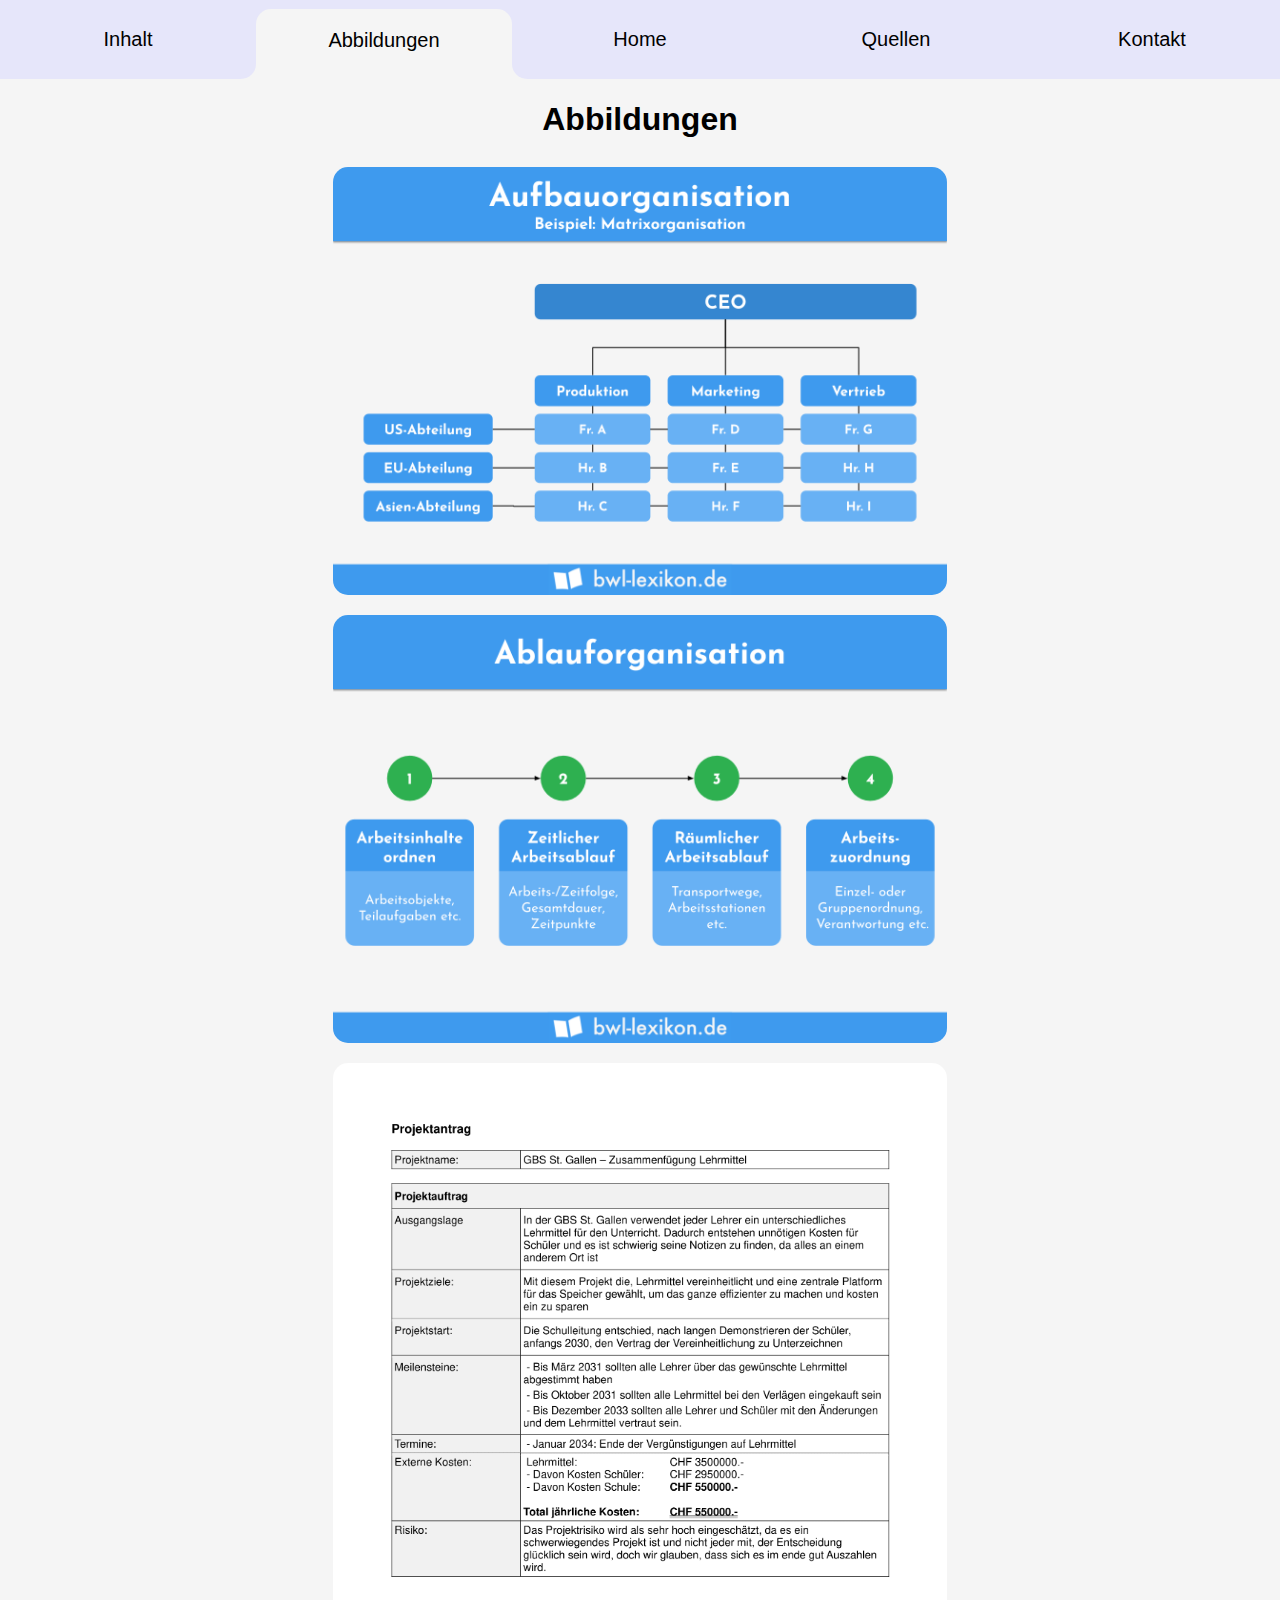
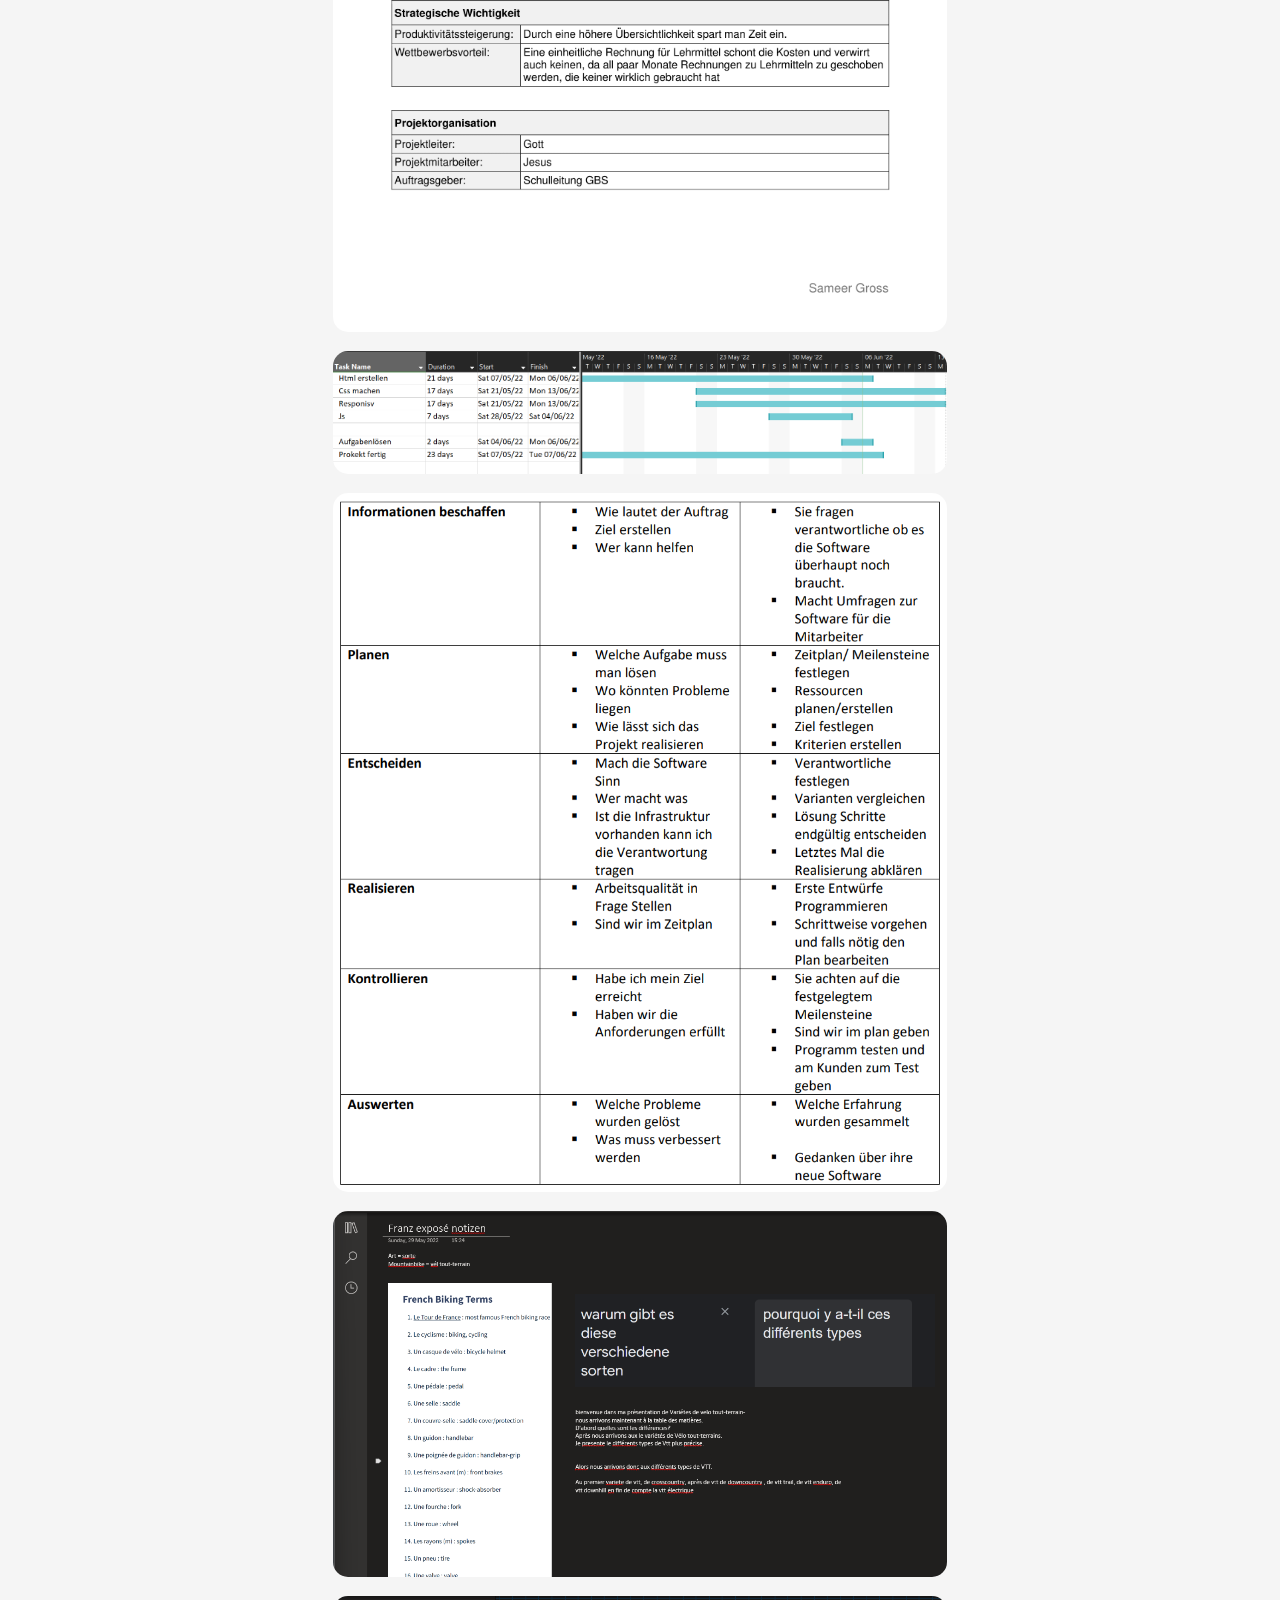
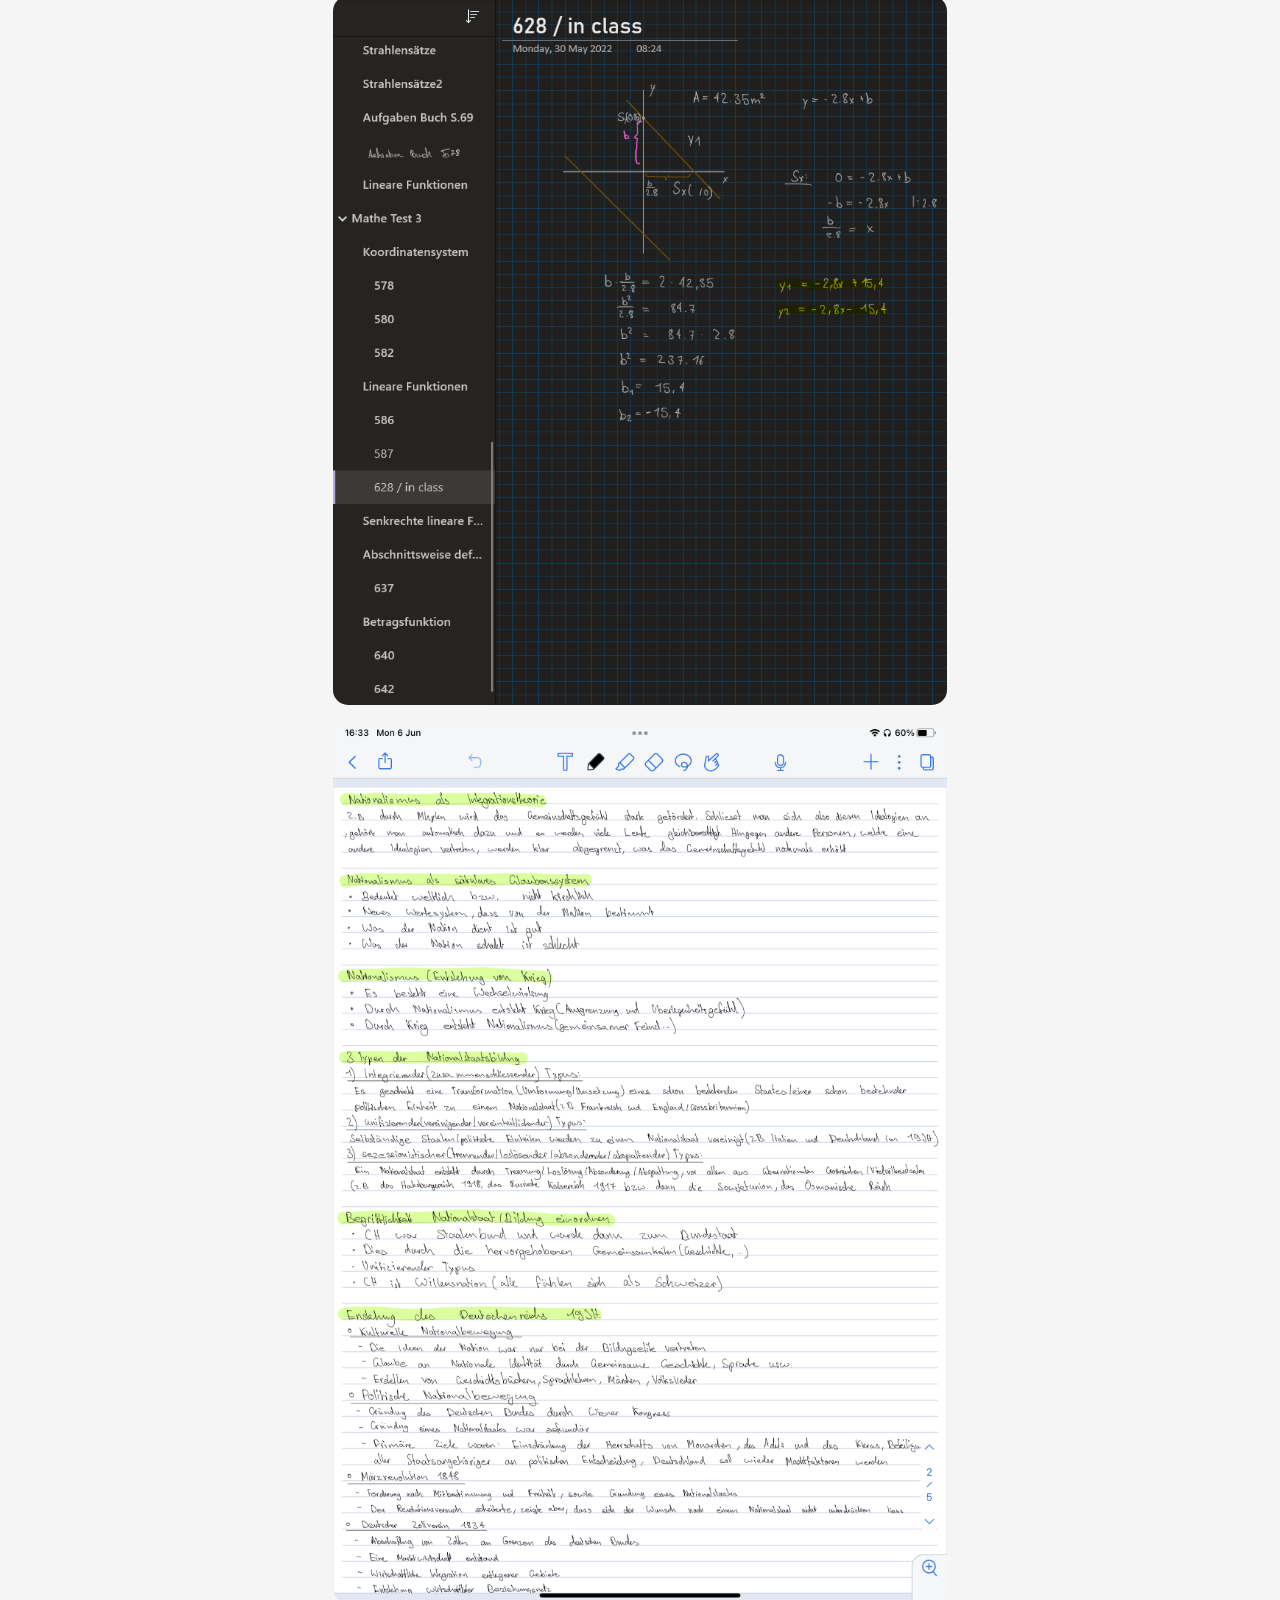
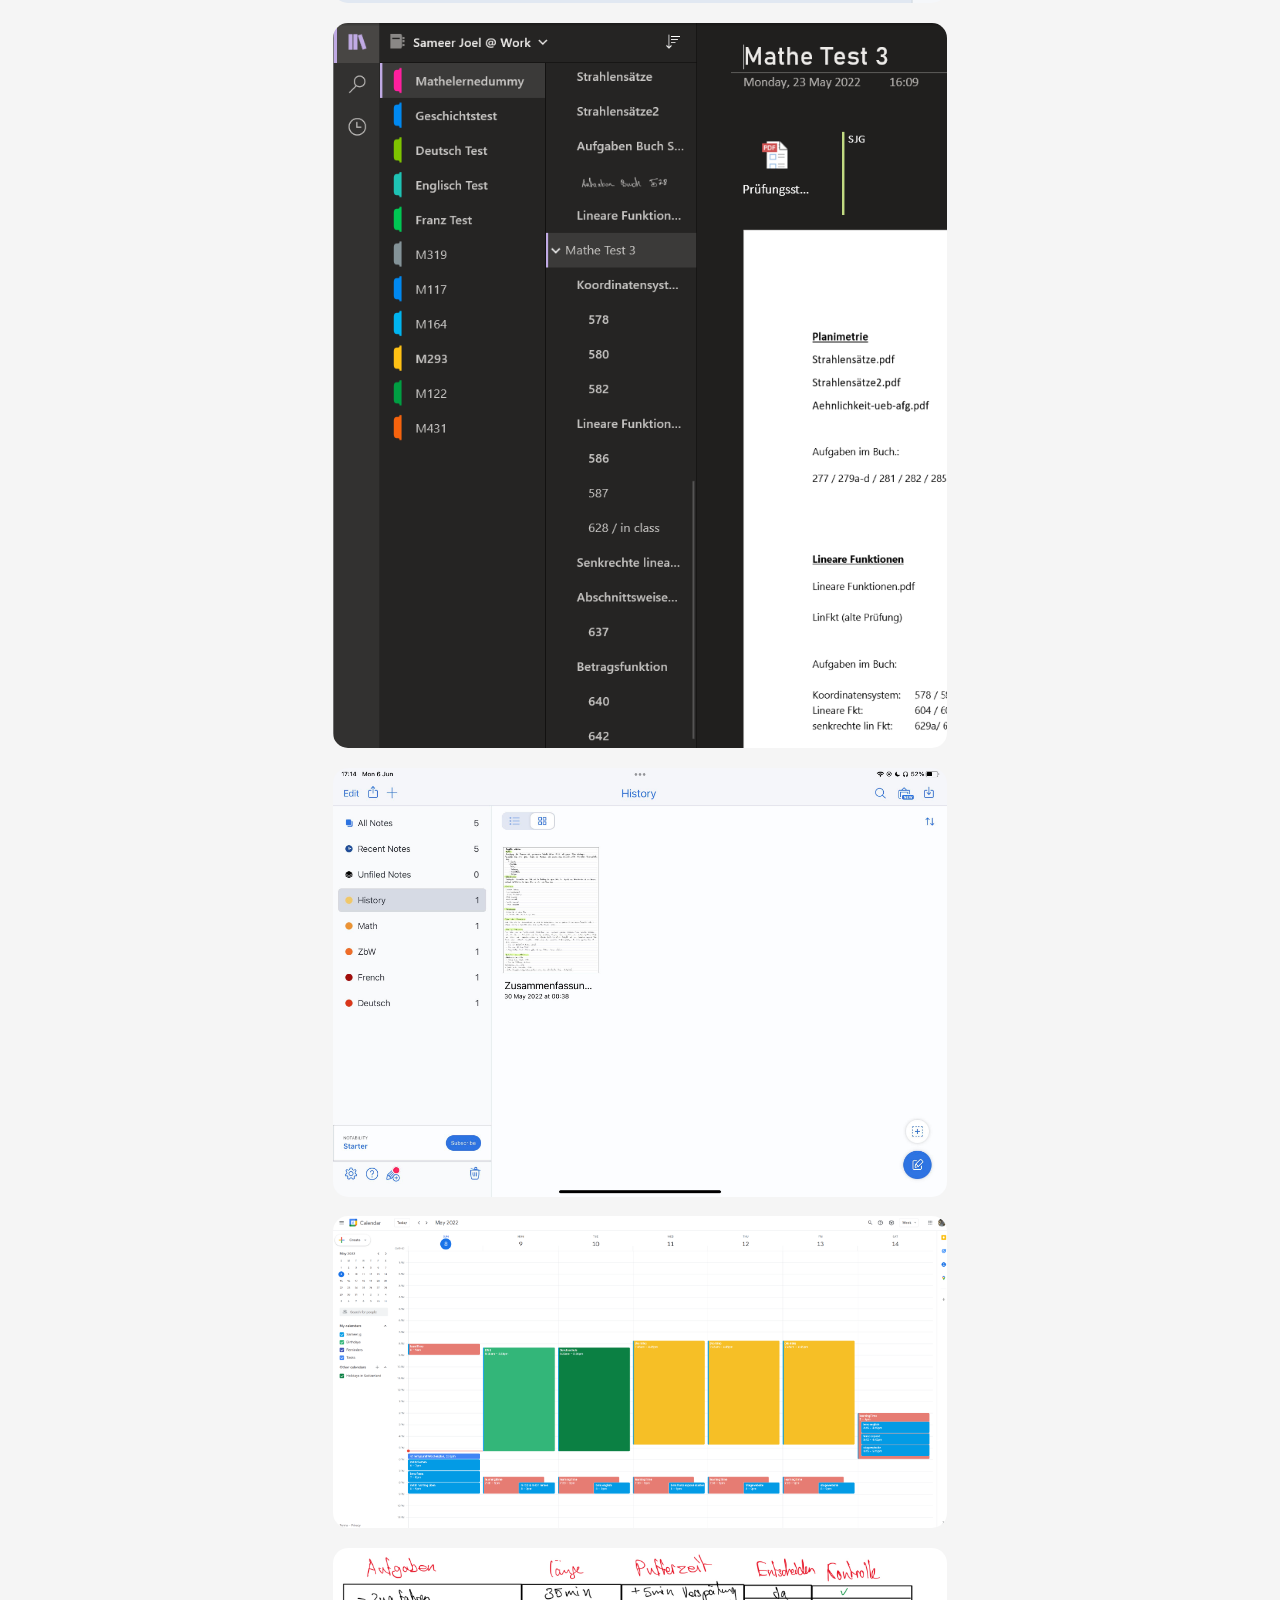
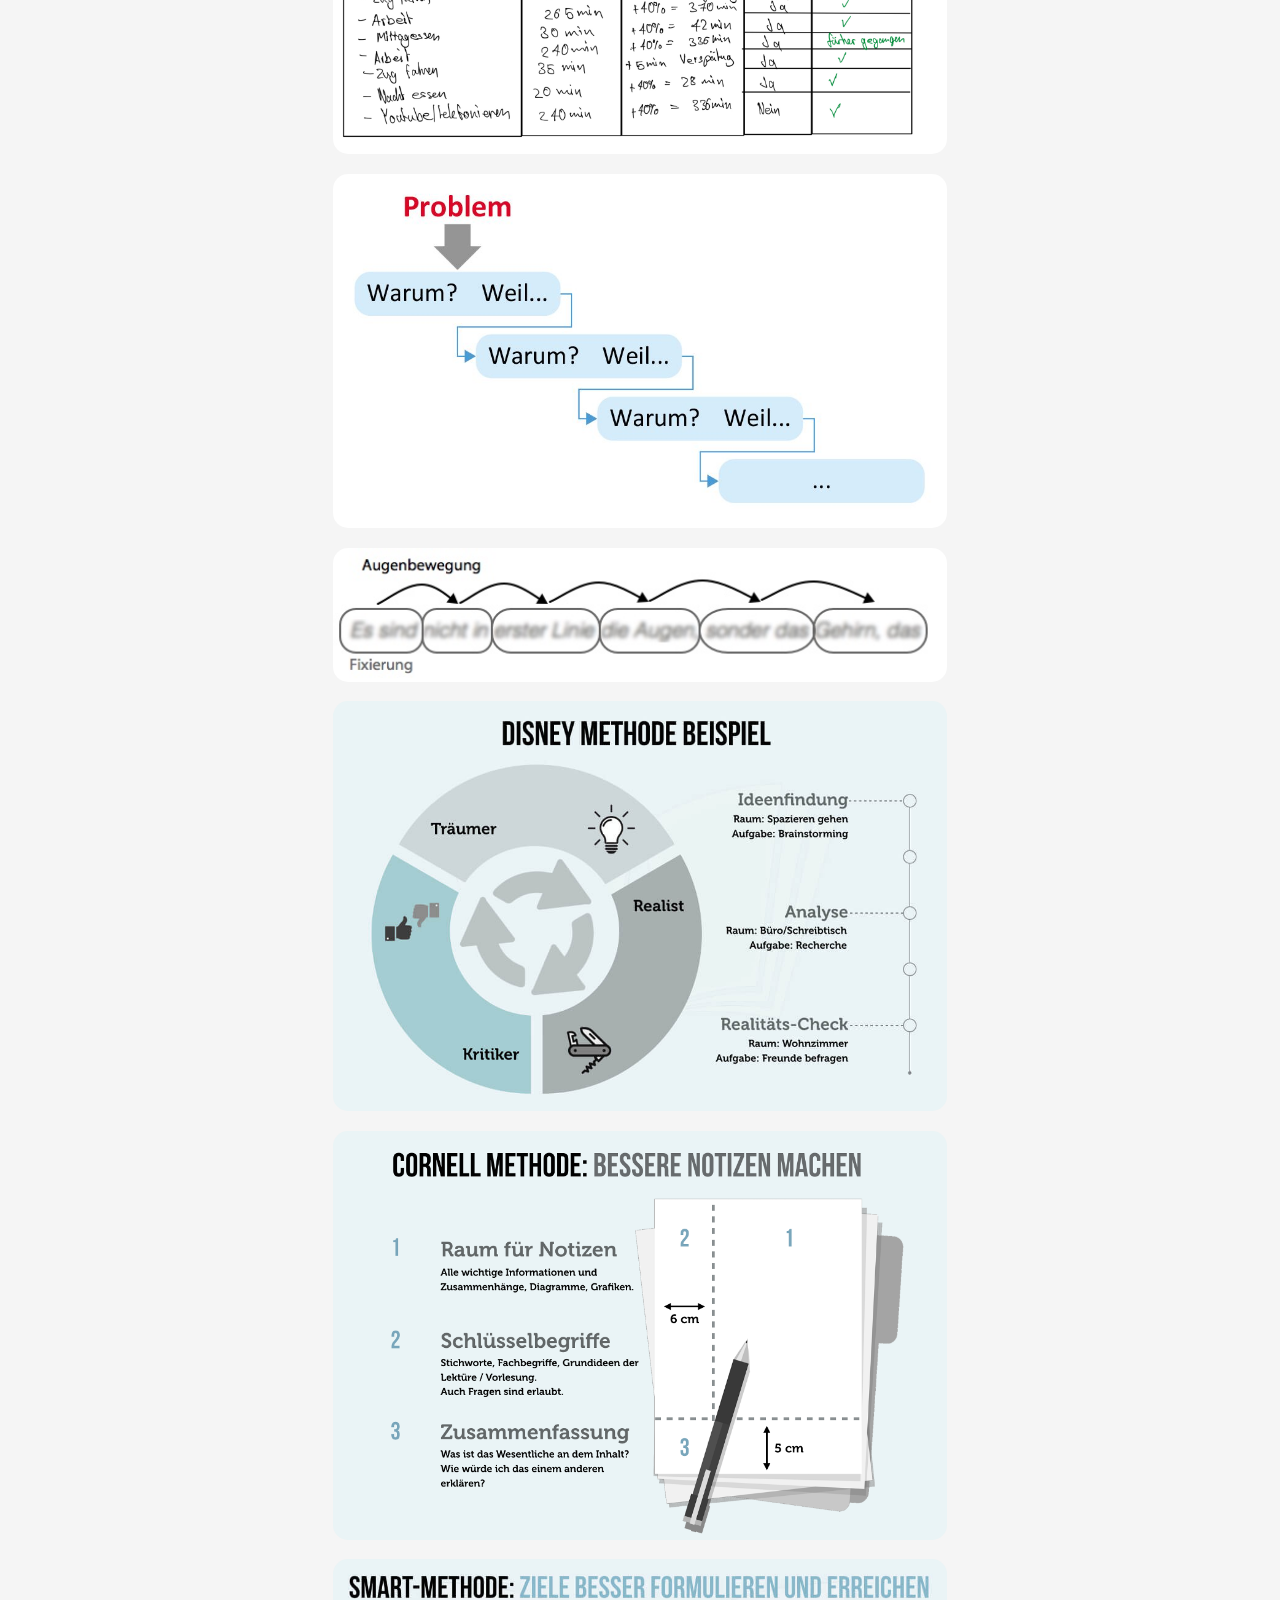
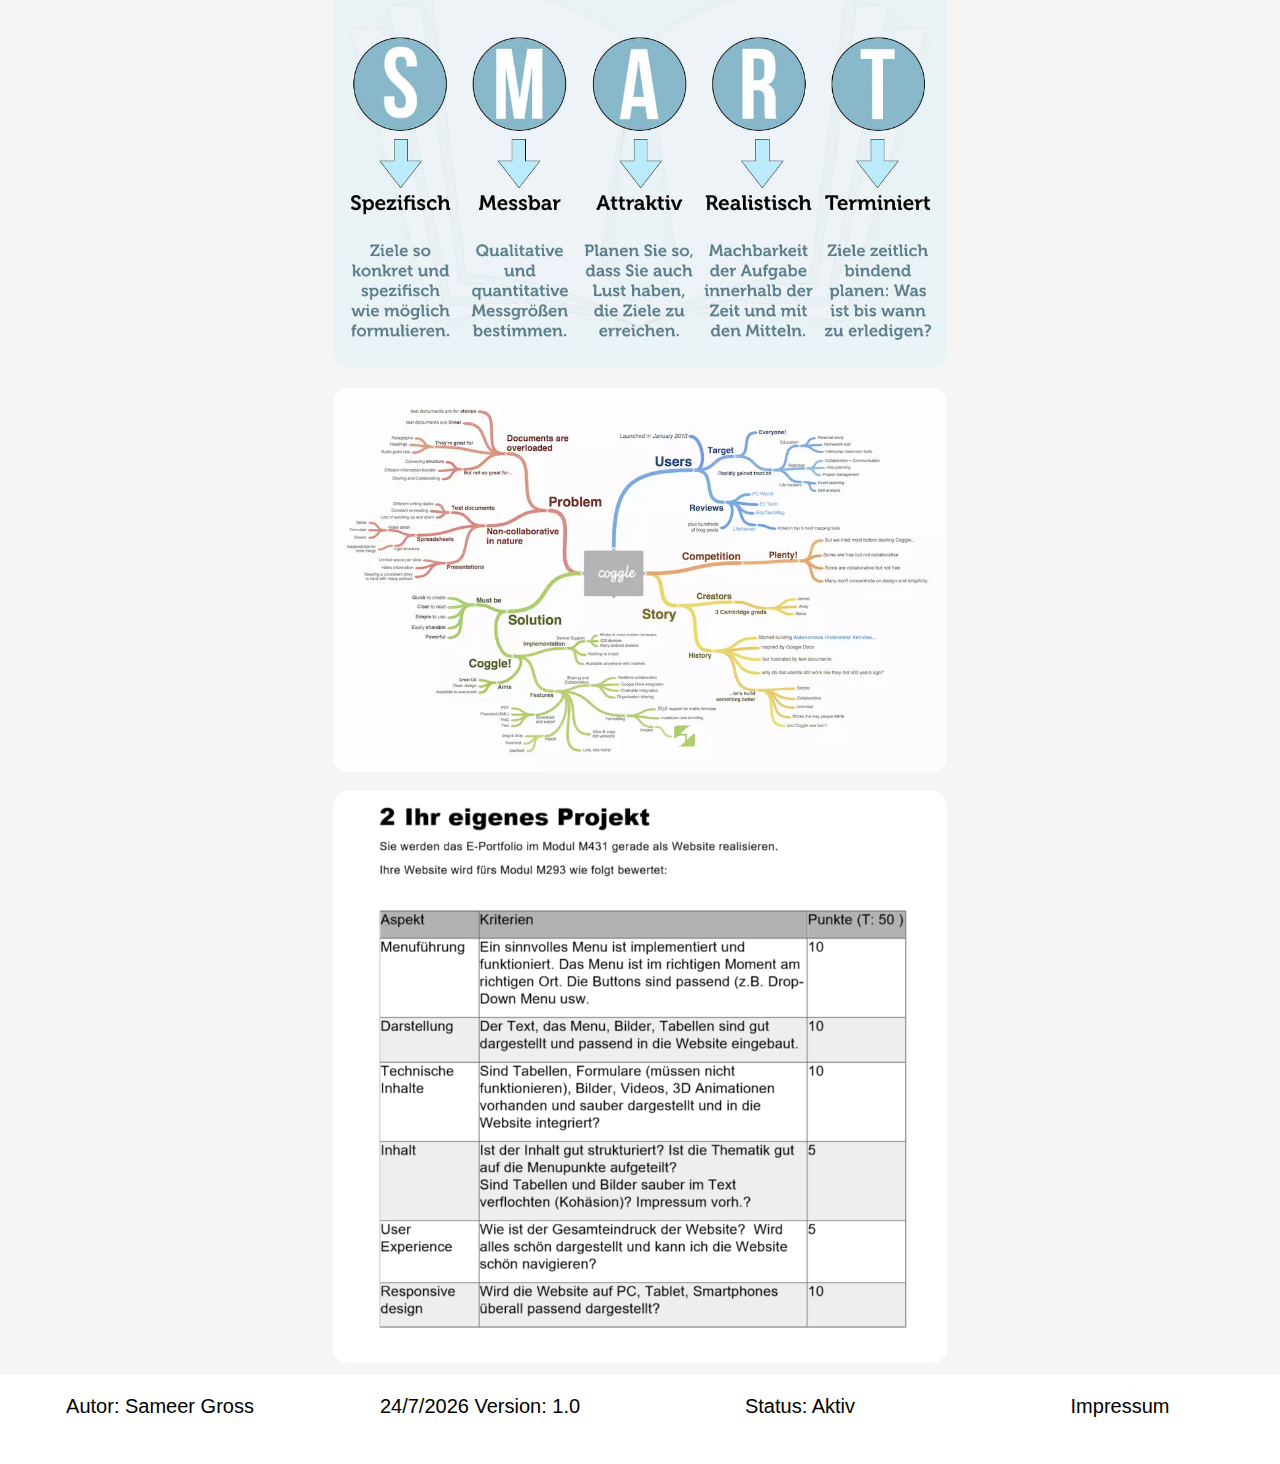
<file: abbildung.html>
<!DOCTYPE html>
<html lang="en">
<head>
    <meta charset="UTF-8">
    <meta http-equiv="X-UA-Compatible" content="IE=edge">
    <meta name="viewport" content="width=device-width, initial-scale=1.0">
    <title>Home</title>
    <link rel="stylesheet" href="style.css">
</head>
<body>
  <div class="menu">
    <div class="menu-item menusearch">
      <input type="text" id="search" placeholder="search">
    </div>
    <div class="menu-item menuimg">
      <img src="img/menu.png" alt="hamburgermenuimg" id="hamimg" onclick="handleclose()">
    </div>
  </div>
  <div class="topnav">
    <div class="topnav-item" id="roundedleft">
      <a href="index.html">Inhalt</a>
    </div>
    <div class="topnav-item" id="active">
      <a href="abbildung.html">Abbildungen</a>
    </div>
    <div class="topnav-item"  id="roundedright">
      <a href="tabellen.html">Home</a>
    </div>
    <div class="topnav-item" >
      <a href="quellen.html">Quellen</a>
    </div>
    <div class="topnav-item">
      <a href="contactform.html">Kontakt</a>
    </div>
  </div>
  <div id="activemenu">
    <div class="dropdownmenu">
      <div class="dropdownmenu-item">
        <li>
          <a href="index.html">Inhalt</a>
        </li>
      </div>
      <div class="dropdownmenu-item">
        <li>
          <a href="abbildung.html">Abbildungen</a>
        </li>
      </div>
      <div class="dropdownmenu-item">
        <li>
          <a href="tabellen.html">Home</a>
        </li>
      </div>
      <div class="dropdownmenu-item">
        <li>
          <a href="quellen.html">Quellen</a>
        </li>
      </div>
      <div class="dropdownmenu-item">
        <li>
          <a href="contactform.html">Kontakt</a>
        </li>
      </div>
    </div>
  </div>
    <div class="content">
        <h1>Abbildungen</h1>
        <div class="gallery">
          <a href="img/aufbauorggrafik.png" target="_blank">
            <img src="img/aufbauorggrafik.png">
          </a>
          <a href="img/ablauforggrafik.png" target="_blank">
            <img src="img/ablauforggrafik.png">
          </a>
          <a href="img/Projektantragprojektsameer-1.png" target="_blank">
            <img src="img/Projektantragprojektsameer-1.png">
          </a>
          <a href="img/sameerganteport.png" target="_blank">
            <img src="img/sameerganteport.png">
          </a>
          <a href="img/iperka.png" target="_blank">
            <img src="img/iperka.png">
          </a>
          <a href="img/onenotenotes.png" target="_blank">
            <img src="img/onenotenotes.png">
          </a>
          <a href="img/onenotenotesmath.png" target="_blank">
            <img src="img/onenotenotesmath.png">
          </a>
          <a href="img/noteability.png" target="_blank">
            <img src="img/noteability.png">
          </a>
          <a href="img/strukturinfos.png" target="_blank">
            <img src="img/strukturinfos.png">
          </a>
          <a href="img/noteabiltyoverview.jpg" target="_blank">
            <img src="img/noteabiltyoverview.jpg">
          </a>
          <a href="img/SameerWochenplanKW19.png" target="_blank">
            <img src="img/SameerWochenplanKW19.png">
          </a>
          <a href="img/tagesplannung.jpg" target="_blank">
            <img src="img/tagesplannung.jpg">
          </a>
          <a href="img/5wmethode.jpg" target="_blank">
            <img src="img/5wmethode.jpg">
          </a>
          <a href="img/speedreading.jpg" target="_blank">
            <img src="img/speedreading.jpg">
          </a>
          <a href="img/Waltdisneymethode.jpeg" target="_blank">
            <img src="img/Waltdisneymethode.jpeg">
          </a>
          <a href="img/cornelldiversemethoden.png" target="_blank">
            <img src="img/cornelldiversemethoden.png">
          </a>
          <a href="img/smarteziele.jpg" target="_blank">
            <img src="img/smarteziele.jpg">
          </a>
          <a href="img/mindmap.webp" target="_blank">
            <img src="img/mindmap.webp">
          </a>
          <a href="img/home.png" target="_blank">
            <img src="img/home.png">
          </a>

        </div>
    </div>
    
    <div class="footer">
       
          <div class="footer-item">
            <p>Autor: Sameer Gross</p>
          </div>
          <div class="footer-item">
            <p><span id="date"></span> Version: 1.0</p>   
            <script src="main.js"></script>
          </div>
          <div class="footer-item">
            <p>Status: Aktiv</p>  
          </div>
          <div class="footer-item">
            <a href="impressum.html">
              <p>Impressum</p>
            </a>
          </div>
       
    </div>
    
</body>
</html>
</file>
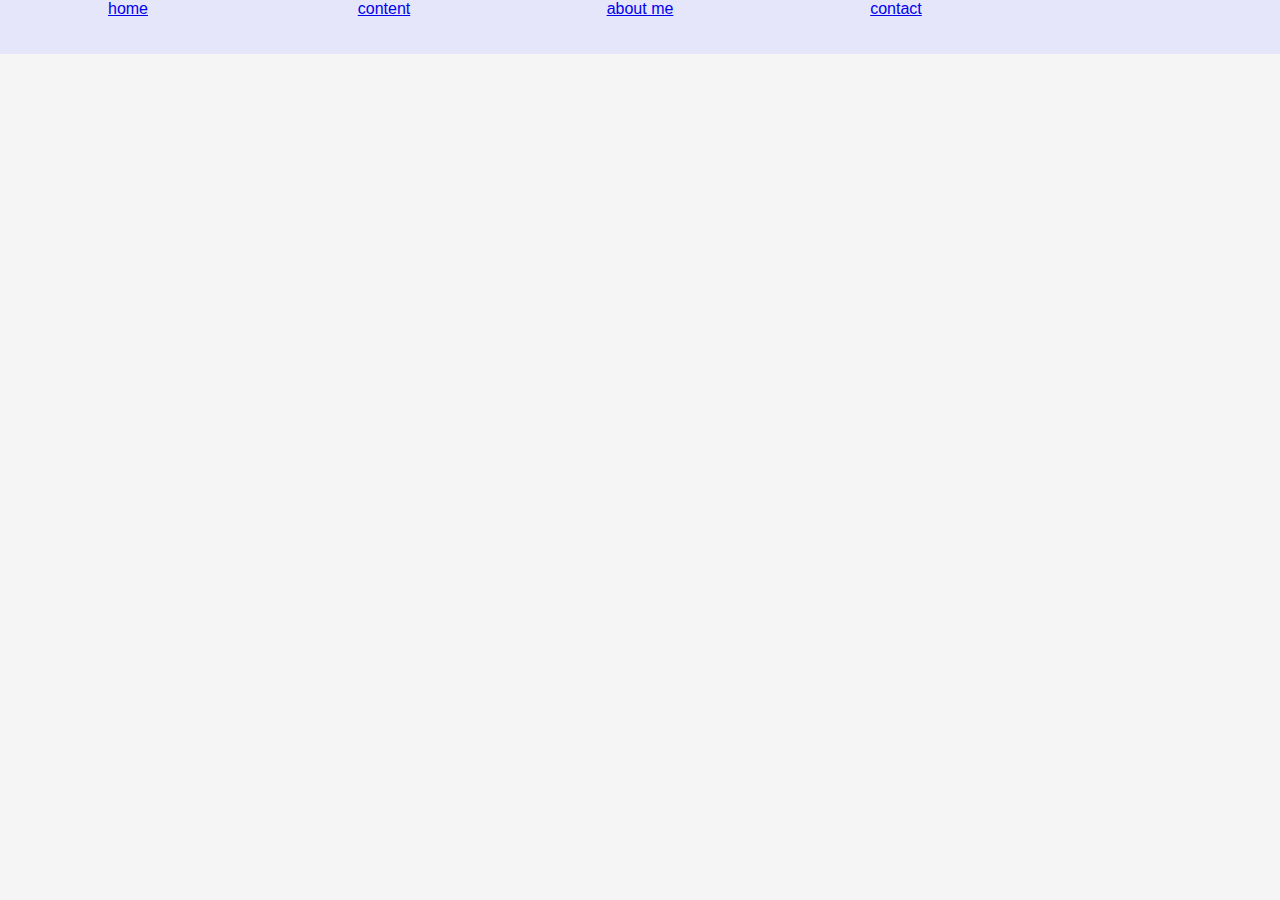
<file: abtme.html>
<!DOCTYPE html>
<html lang="en">
<head>
    <meta charset="UTF-8">
    <meta http-equiv="X-UA-Compatible" content="IE=edge">
    <meta name="viewport" content="width=device-width, initial-scale=1.0">
    <title>About ME</title>
    <link rel="stylesheet" href="style.css">
</head>
<body>
    <div class="topnav">
        <a href="index.html">home</a>
        <a href="content.html">content</a>
        <a href="abtme.html">about me</a>
        <a href="contact.html">contact</a>
    </div>
    <div>
        <h1>About me</h1>
    </div>
    
</body>
</html>
</file>
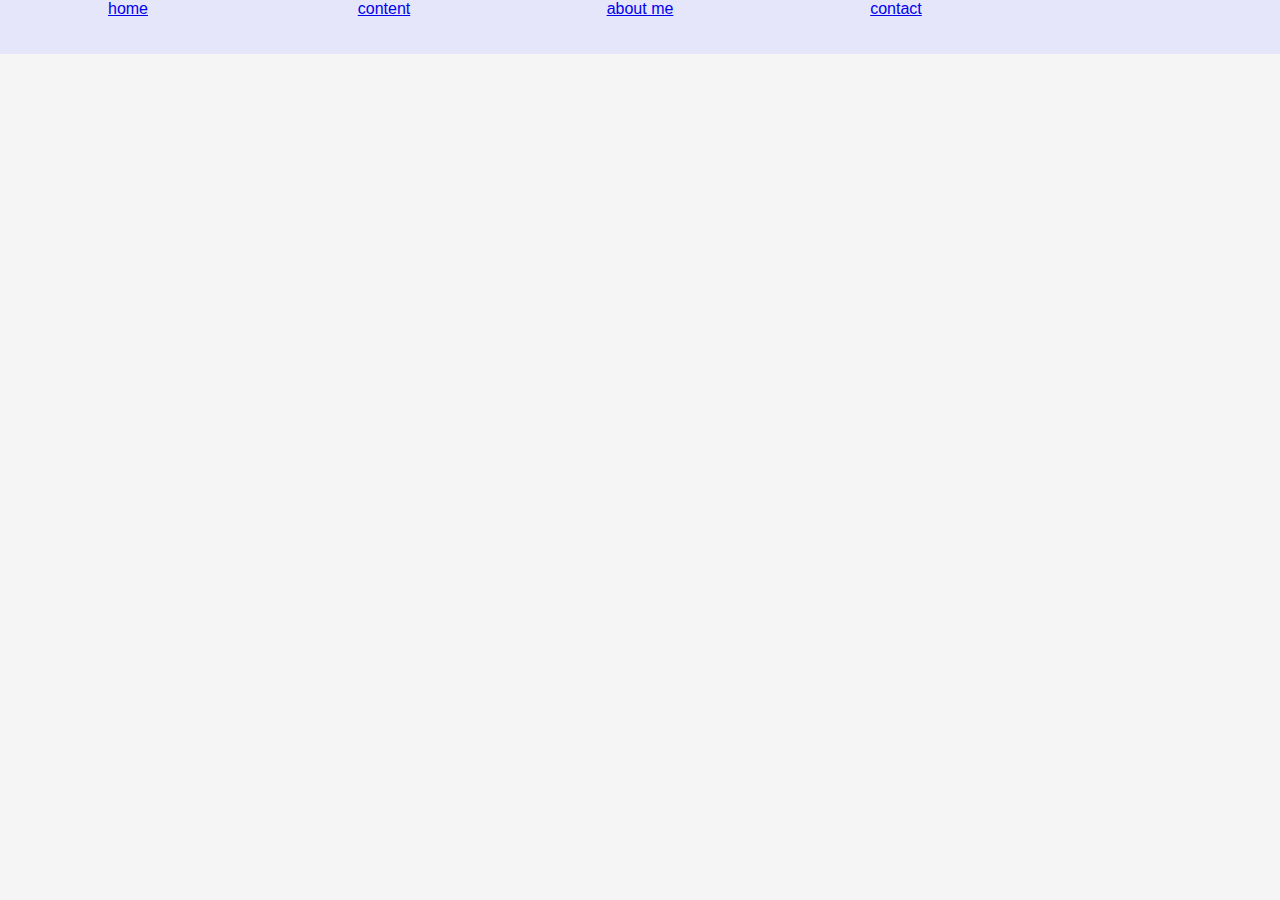
<file: contact.html>
<!DOCTYPE html>
<html lang="en">
<head>
    <meta charset="UTF-8">
    <meta http-equiv="X-UA-Compatible" content="IE=edge">
    <meta name="viewport" content="width=device-width, initial-scale=1.0">
    <title>contact</title>
    <link rel="stylesheet" href="style.css">
</head>
<body>
    <div class="topnav">
        <a href="index.html">home</a>
        <a href="content.html">content</a>
        <a href="abtme.html">about me</a>
        <a href="contact.html">contact</a>
    </div>
    <div>
        <h1>contact</h1>
    </div>
    
</body>
</html>
</file>
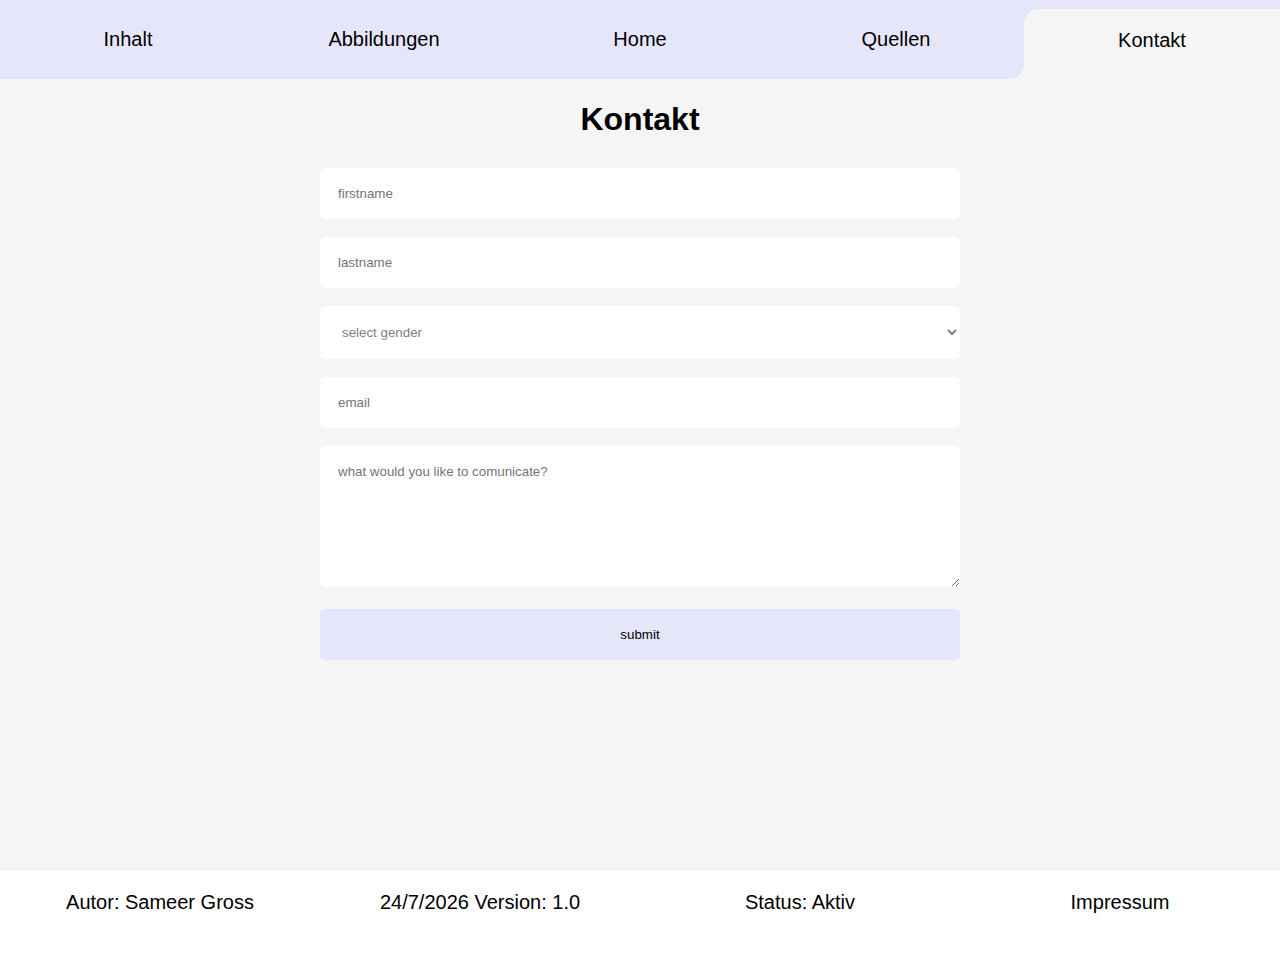
<file: contactform.html>
<!DOCTYPE html>
<html lang="en">
<head>
    <meta charset="UTF-8">
    <meta http-equiv="X-UA-Compatible" content="IE=edge">
    <meta name="viewport" content="width=device-width, initial-scale=1.0">
    <title>Document</title>
    <link rel="stylesheet" href="style.css">
   
</head>
<body>
  <div class="menu">
    <div class="menu-item menusearch">
      <input type="text" id="search" placeholder="search">
    </div>
    <div class="menu-item menuimg">
      <img src="img/menu.png" alt="hamburgermenuimg" id="hamimg" onclick="handleclose()">
    </div>
  </div>
  

  <div class="topnav">
    <div class="topnav-item" >
      <a href="index.html">Inhalt</a>
     </div>
    <div class="topnav-item" >
      <a href="abbildung.html">Abbildungen</a>
     </div>
    <div class="topnav-item" >
      <a href="tabellen.html">Home</a>
     </div>
    <div class="topnav-item" id="roundedleft">
      <a href="quellen.html">Quellen</a>
     </div>
    <div class="topnav-item" id="active-farright">
      <a href="contactform.html">Kontakt</a>
     </div>
  </div>
  <div id="activemenu">
    <div class="dropdownmenu">
      <div class="dropdownmenu-item">
        <li>
          <a href="index.html">Inhalt</a>
        </li>
      </div>
      <div class="dropdownmenu-item">
        <li>
          <a href="abbildung.html">Abbildungen</a>
        </li>
      </div>
      <div class="dropdownmenu-item">
        <li>
          <a href="tabellen.html">Home</a>
        </li>
      </div>
      <div class="dropdownmenu-item">
        <li>
          <a href="quellen.html">Quellen</a>
        </li>
      </div>
      <div class="dropdownmenu-item">
        <li>
          <a href="contactform.html">Kontakt</a>
        </li>
      </div>
    </div>
  </div>

    <div class="content">
     
     
        <h1>Kontakt</h1>
        <form method="get" action="thanks.html" class="form-kontakt">
          <input class="input-formkontakt" type="text" placeholder="firstname"><br>
          <input class="input-formkontakt" type="text" placeholder="lastname"><br>
          <select class="select-formkontakt" name="genders" >
            <option disabled selected hidden>select gender</option>
            <option value="male">male </option>
            <option value="female">female</option>
            <option value="other">other</option>
          </select><br>
          <input class="input-formkontakt" type="text" placeholder="email"><br>
          <textarea class="textarea-formkontakt"  rows="7.5" placeholder="what would you like to comunicate?"></textarea><br>
          <button class="button-fromkontakt"type="submit">submit</button>
        </form>
    </div>
    

    
    <div class="footer">
          <div class="footer-item">
            <p>Autor: Sameer Gross</p>
          </div>
          <div class="footer-item">
            <p><span id="date"></span> Version: 1.0</p>  
            <script src="main.js"></script>
          </div>
          <div class="footer-item">
            <p>Status: Aktiv</p>  
          </div>
          <div class="footer-item">
            <a href="impressum.html">
              <p>Impressum</p>
            </a>
          </div>
    </div>
    
</body>
</html>
</file>
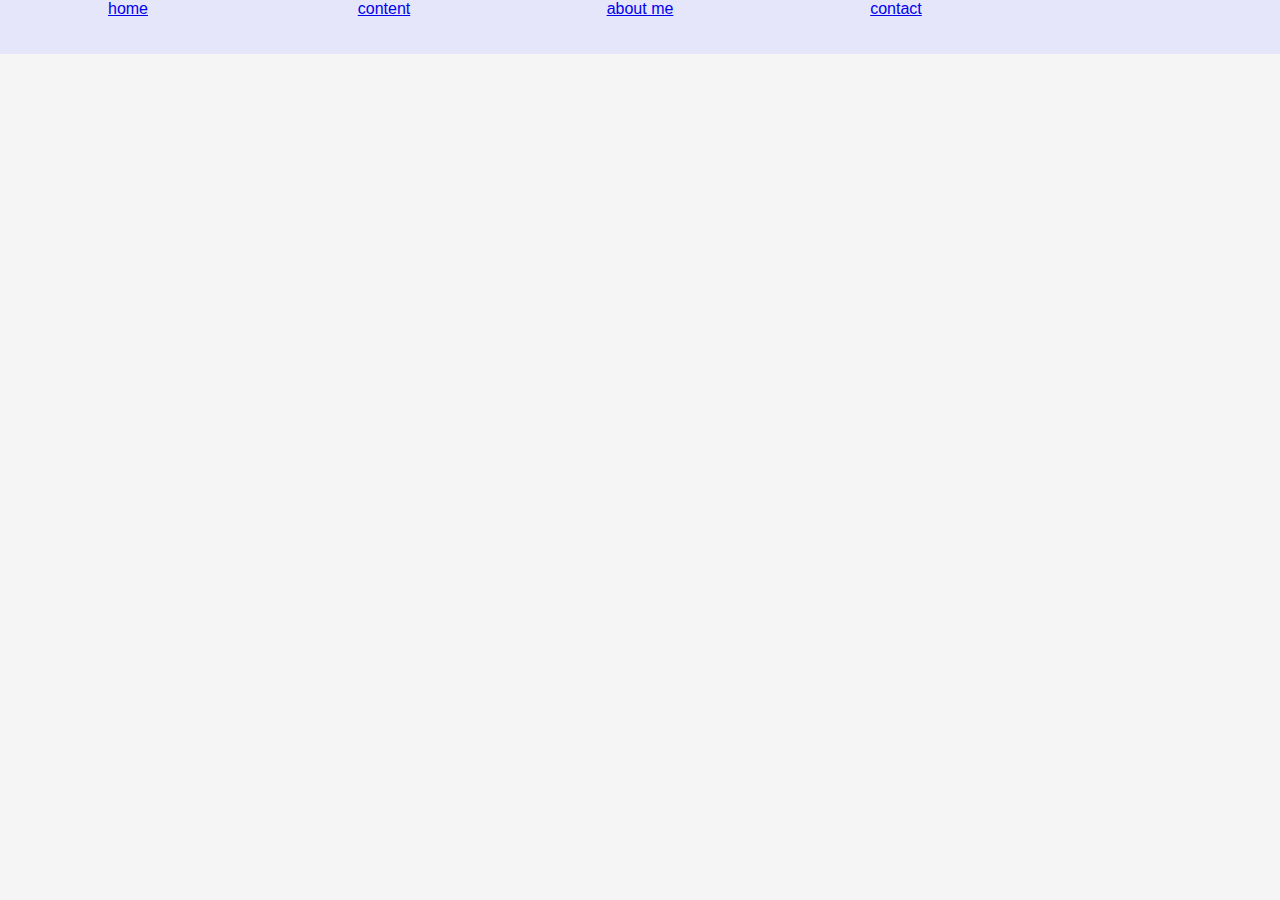
<file: content.html>
<!DOCTYPE html>
<html lang="en">
<head>
    <meta charset="UTF-8">
    <meta http-equiv="X-UA-Compatible" content="IE=edge">
    <meta name="viewport" content="width=device-width, initial-scale=1.0">
    <title>Home</title>
    <link rel="stylesheet" href="style.css">
</head>
<body>
    <div class="topnav">
        <a href="index.html">home</a>
        <a href="content.html">content</a>
        <a href="abtme.html">about me</a>
        <a href="contact.html">contact</a>
    </div>
    <div>
        <h1>content</h1>
    </div>
    
</body>
</html>
</file>
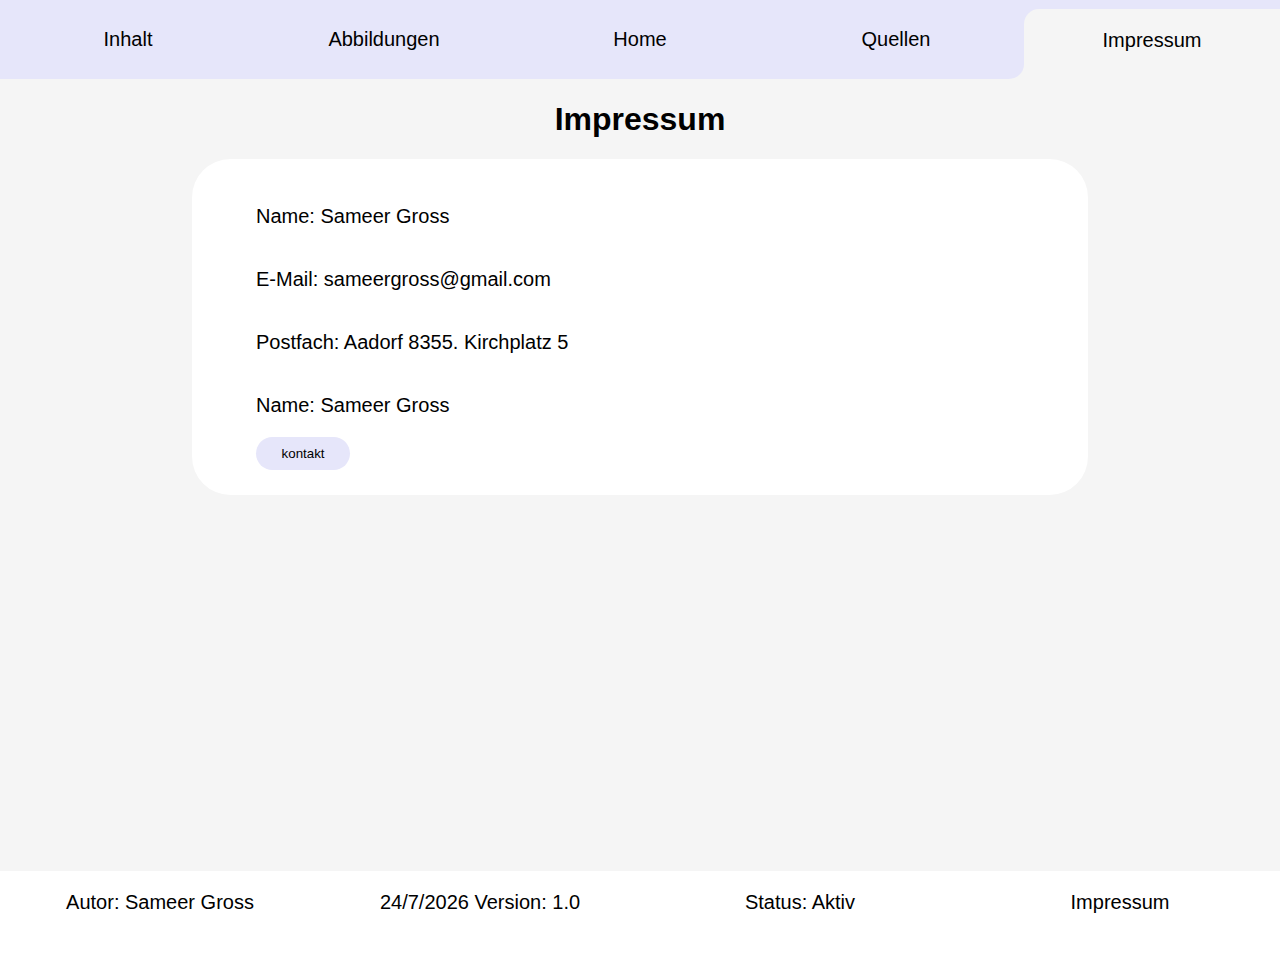
<file: impressum.html>
<!DOCTYPE html>
<html lang="en">
<head>
    <meta charset="UTF-8">
    <meta http-equiv="X-UA-Compatible" content="IE=edge">
    <meta name="viewport" content="width=device-width, initial-scale=1.0">
    <title>Home</title>
    <link rel="stylesheet" href="style.css">
</head>
<body>
    <div class="menu">
        <div class="menu-item menusearch">
          <input type="text" id="search" placeholder="search">
        </div>
        <div class="menu-item menuimg">
          <img src="img/menu.png" alt="hamburgermenuimg" id="hamimg" onclick="handleclose()">
        </div>
      </div>
    <div class="topnav">
        <div class="topnav-item" >
          <a href="index.html">Inhalt</a>
        </div>
        <div class="topnav-item" >
          <a href="abbildung.html">Abbildungen</a>
        </div>
        <div class="topnav-item" >
          <a href="tabellen.html">Home</a>
        </div>
        <div class="topnav-item" id="roundedleft">
          <a href="quellen.html">Quellen</a>
        </div>
        <div class="topnav-item" id="active-farright">
          <a href="impressum.html">Impressum</a>
        </div>
      </div>
      <div id="activemenu">
        <div class="dropdownmenu">
          <div class="dropdownmenu-item">
            <li>
              <a href="index.html">Inhalt</a>
            </li>
          </div>
          <div class="dropdownmenu-item">
            <li>
              <a href="abbildung.html">Abbildungen</a>
            </li>
          </div>
          <div class="dropdownmenu-item">
            <li>
              <a href="tabellen.html">Home</a>
            </li>
          </div>
          <div class="dropdownmenu-item">
            <li>
              <a href="quellen.html">Quellen</a>
            </li>
          </div>
          <div class="dropdownmenu-item">
            <li>
               <a href="impressum.html">Impressum</a>
            </li>
          </div>
        </div>
      </div>
    <div class="content">
        <h1>Impressum</h1>
        <div class="impressum">
            <div class="impressum-item">
                <p>Name: Sameer Gross</p>
            </div>
            <div class="impressum-item">
                <p>E-Mail: sameergross@gmail.com</p>
            </div>
            <div class="impressum-item">
                <p>Postfach: Aadorf 8355. Kirchplatz 5</p>
            </div>
            <div class="impressum-item">
                <p>Name: Sameer Gross</p>
            </div>
            <div class="impressum-item">
                <a href="contactform.html">
                    <input type="submit" value="kontakt">
                </a>
            </div>
            

        </div>
        
    

    </div>
    
    <div class="footer">
       
          <div class="footer-item">
            <p>Autor: Sameer Gross</p>
          </div>
          <div class="footer-item">
            <p><span id="date"></span> Version: 1.0</p>   
            <script src="main.js"></script>
          </div>
          <div class="footer-item">
            <p>Status: Aktiv</p>  
          </div>
          <div class="footer-item">
            <a href="impressum.html">
              <p>Impressum</p>
            </a>
          </div>
       
    </div>
    
</body>
</html>
</file>
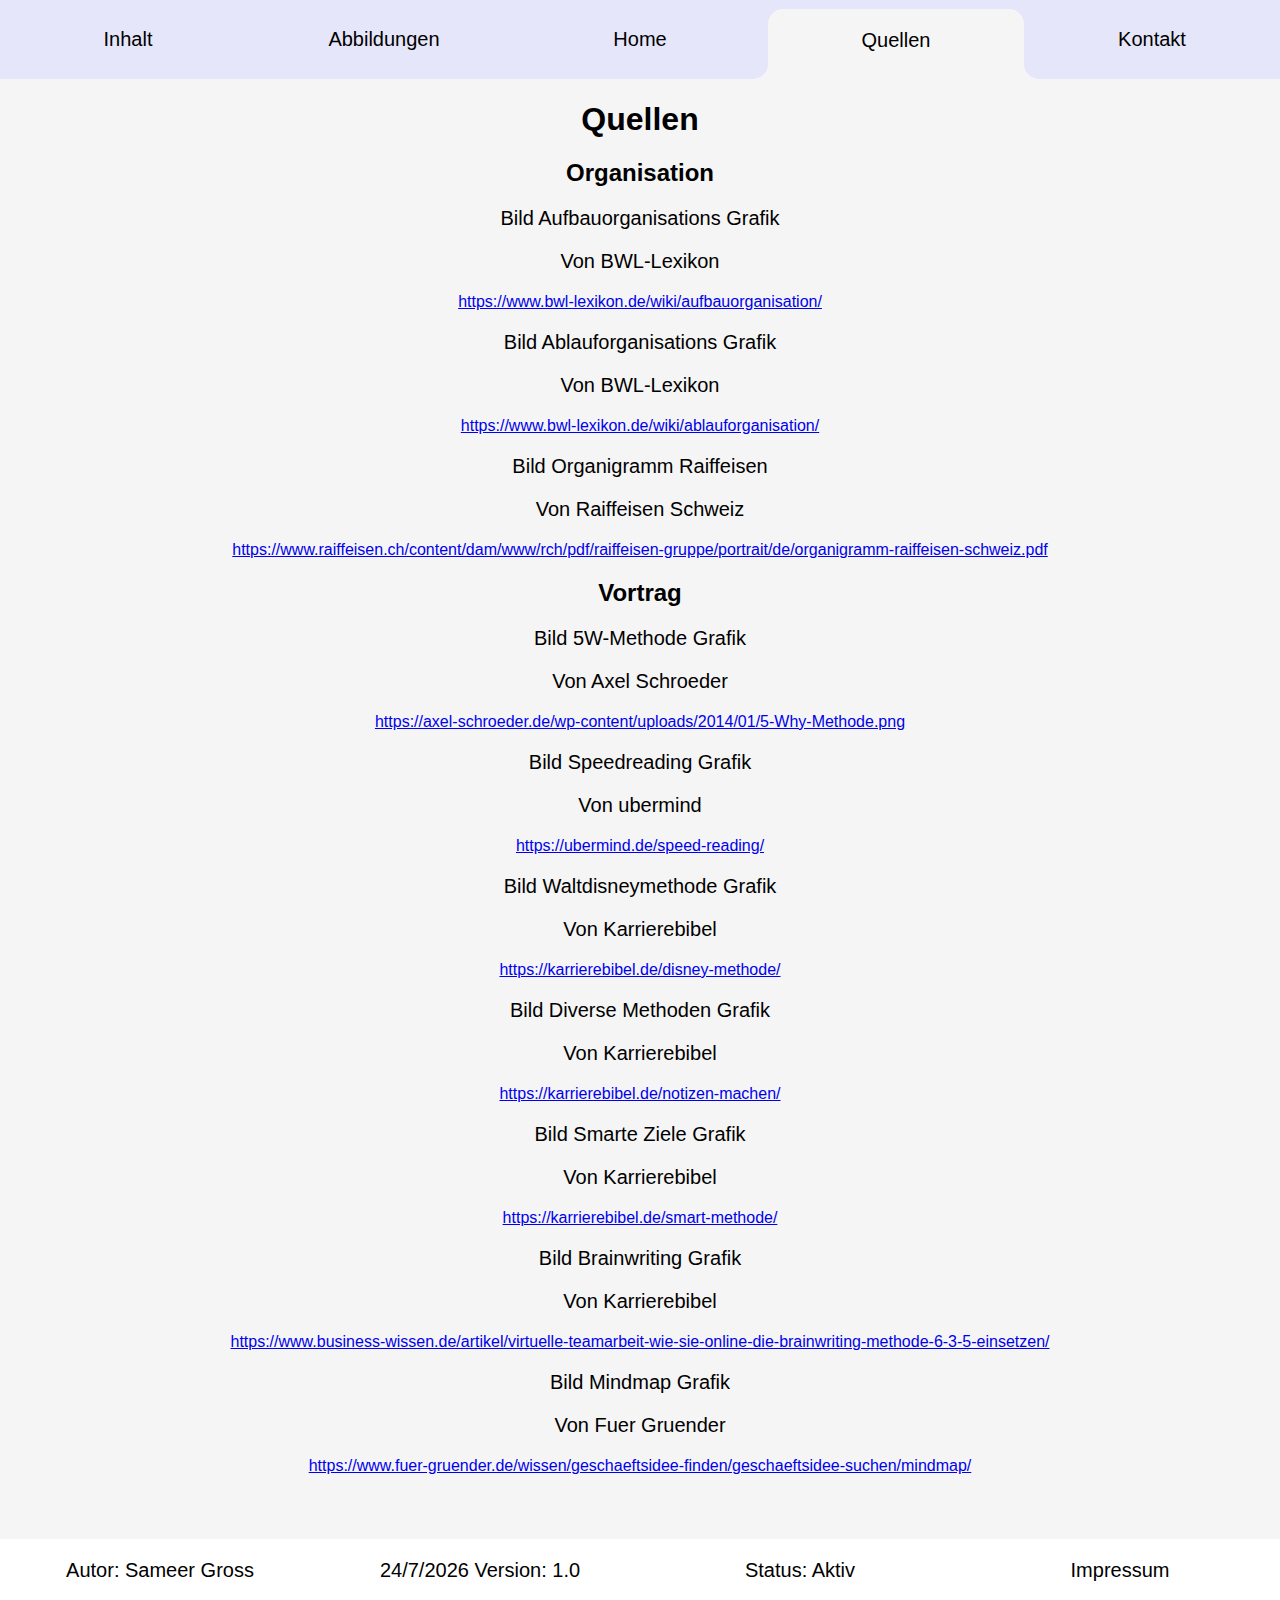
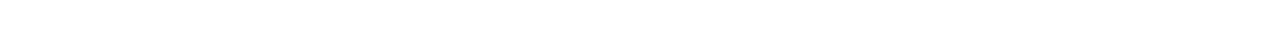
<file: quellen.html>
<!DOCTYPE html>
<html lang="en">
<head>
    <meta charset="UTF-8">
    <meta http-equiv="X-UA-Compatible" content="IE=edge">
    <meta name="viewport" content="width=device-width, initial-scale=1.0">
    <title>Document</title>
    <link rel="stylesheet" href="style.css">
   
</head>
<body>
  <div class="menu">
    <div class="menu-item menusearch">
      <input type="text" id="search" placeholder="search">
    </div>
    <div class="menu-item menuimg">
      <img src="img/menu.png" alt="hamburgermenuimg" id="hamimg" onclick="handleclose()">
    </div>
  </div>
  

  <div class="topnav">
    <div class="topnav-item" >
      <a href="index.html">Inhalt</a>
     </div>
    <div class="topnav-item" >
      <a href="abbildung.html">Abbildungen</a>
     </div>
    <div class="topnav-item" id="roundedleft" >
      <a href="tabellen.html">Home</a>
     </div>
    <div class="topnav-item" id="active">
      <a href="quellen.html">Quellen</a>
     </div>
    <div class="topnav-item" id="roundedright">
      <a href="contactform.html">Kontakt</a>
     </div>
     
     
  </div>
  <div id="activemenu">
    <div class="dropdownmenu">
      <div class="dropdownmenu-item">
        <li>
          <a href="index.html">Inhalt</a>
        </li>
      </div>
      <div class="dropdownmenu-item">
        <li>
          <a href="abbildung.html">Abbildungen</a>
        </li>
      </div>
      <div class="dropdownmenu-item">
        <li>
          <a href="tabellen.html">Home</a>
        </li>
      </div>
      <div class="dropdownmenu-item">
        <li>
          <a href="quellen.html">Quellen</a>
        </li>
      </div>
      <div class="dropdownmenu-item">
        <li>
          <a href="contactform.html">Kontakt</a>
        </li>
      </div>
    </div>
  </div>


</div>
    <div class="content">
      <div class="quellen">
        <h1>Quellen</h1>
        <h2>Organisation</h2>
        <p>Bild Aufbauorganisations Grafik</p>
        <p>Von BWL-Lexikon</p>
        <a href="https://www.bwl-lexikon.de/wiki/aufbauorganisation/">https://www.bwl-lexikon.de/wiki/aufbauorganisation/</a>
        
        <p>Bild Ablauforganisations Grafik</p>
        <p>Von BWL-Lexikon</p>
        <a href="https://www.bwl-lexikon.de/wiki/ablauforganisation/">https://www.bwl-lexikon.de/wiki/ablauforganisation/</a>
        
        <p>Bild Organigramm Raiffeisen</p>
        <p>Von Raiffeisen Schweiz</p>
        <a href="https://www.raiffeisen.ch/content/dam/www/rch/pdf/raiffeisen-gruppe/portrait/de/organigramm-raiffeisen-schweiz.pdf">https://www.raiffeisen.ch/content/dam/www/rch/pdf/raiffeisen-gruppe/portrait/de/organigramm-raiffeisen-schweiz.pdf</a>

        <h2>Vortrag</h2>
        <p>Bild 5W-Methode Grafik</p>
        <p>Von Axel Schroeder</p>
        <a href="https://axel-schroeder.de/wp-content/uploads/2014/01/5-Why-Methode.png">https://axel-schroeder.de/wp-content/uploads/2014/01/5-Why-Methode.png</a>

        <p>Bild Speedreading Grafik</p>
        <p>Von ubermind</p>
        <a href="https://ubermind.de/speed-reading/">https://ubermind.de/speed-reading/</a>

        <p>Bild Waltdisneymethode Grafik</p>
        <p>Von Karrierebibel</p>
        <a href="https://karrierebibel.de/disney-methode/">https://karrierebibel.de/disney-methode/</a>

        <p>Bild Diverse Methoden Grafik</p>
        <p>Von Karrierebibel</p>
        <a href="https://karrierebibel.de/notizen-machen/">https://karrierebibel.de/notizen-machen/</a>

        <p>Bild Smarte Ziele Grafik</p>
        <p>Von Karrierebibel</p>
        <a href="https://karrierebibel.de/smart-methode/">https://karrierebibel.de/smart-methode/</a>

        <p>Bild Brainwriting Grafik</p>
        <p>Von Karrierebibel</p>
        <a href="https://www.business-wissen.de/artikel/virtuelle-teamarbeit-wie-sie-online-die-brainwriting-methode-6-3-5-einsetzen/">https://www.business-wissen.de/artikel/virtuelle-teamarbeit-wie-sie-online-die-brainwriting-methode-6-3-5-einsetzen/</a>
        
        <p>Bild Mindmap Grafik</p>
        <p>Von Fuer Gruender</p>
        <a href="https://www.fuer-gruender.de/wissen/geschaeftsidee-finden/geschaeftsidee-suchen/mindmap/">https://www.fuer-gruender.de/wissen/geschaeftsidee-finden/geschaeftsidee-suchen/mindmap/</a>
      </div>
    </div>
    

    
    <div class="footer">
          <div class="footer-item">
            <p>Autor: Sameer Gross</p>
          </div>
          <div class="footer-item">
            <p><span id="date"></span> Version: 1.0</p>  
            <script src="main.js"></script>
          </div>
          <div class="footer-item">
            <p>Status: Aktiv</p>  
          </div>
          <div class="footer-item">
            <a href="impressum.html">
              <p>Impressum</p>
            </a>
          </div>
    </div>
    
</body>
</html>
</file>
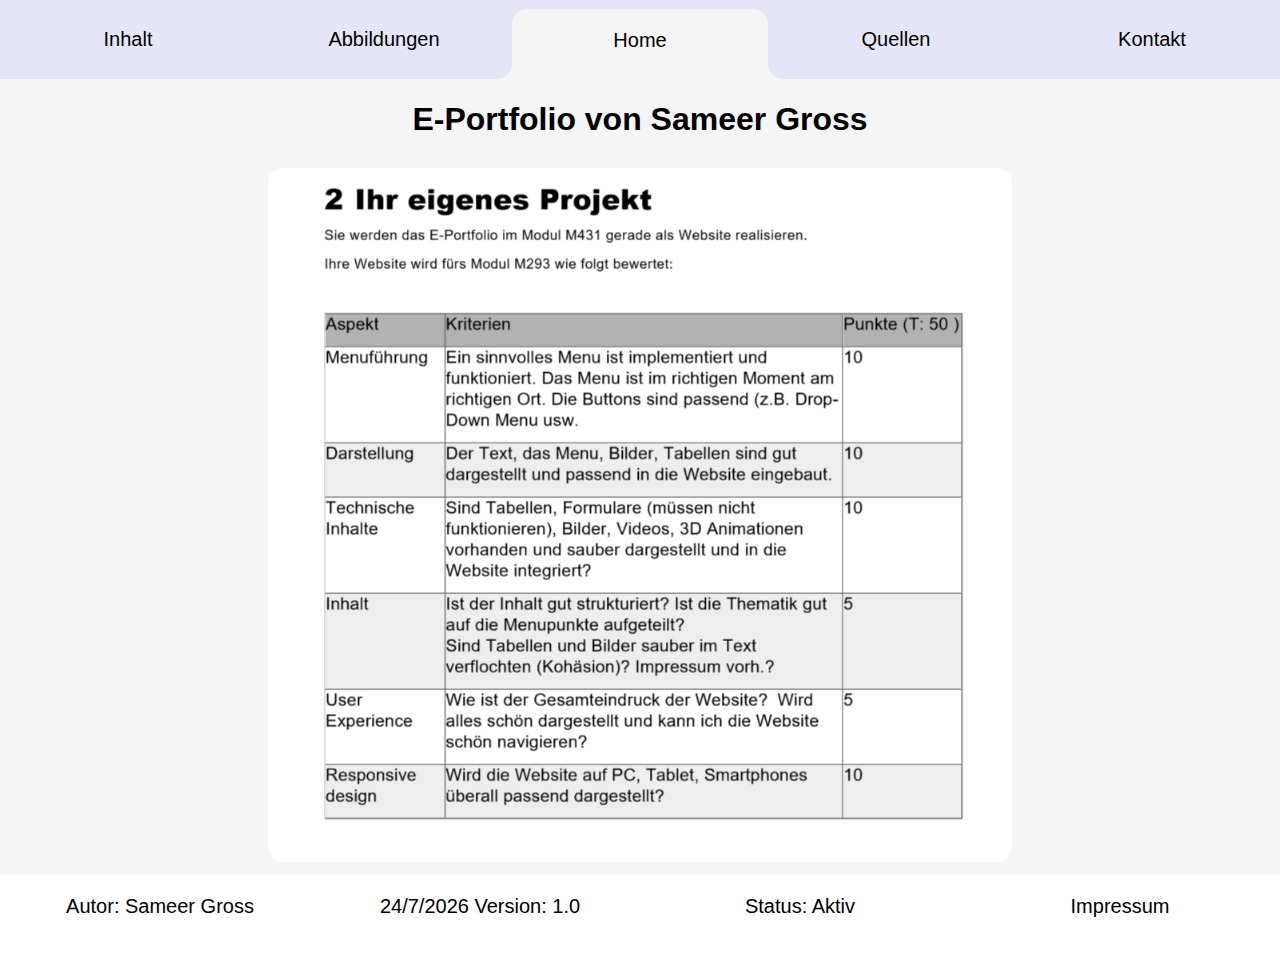
<file: tabellen.html>
<!DOCTYPE html>
<html lang="en">
<head>
    <meta charset="UTF-8">
    <meta http-equiv="X-UA-Compatible" content="IE=edge">
    <meta name="viewport" content="width=device-width, initial-scale=1.0">
    <title>About ME</title>
    <link rel="stylesheet" href="style.css">
</head>
<body>
  <div class="menu">
    <div class="menu-item menusearch">
      <input type="text" id="search" placeholder="search">
    </div>
    <div class="menu-item menuimg">
      <img src="img/menu.png" alt="hamburgermenuimg" id="hamimg" onclick="handleclose()">
    </div>
  </div>
    <div class="topnav">
      <div class="topnav-item">
        <a href="index.html">Inhalt</a>
      </div>
      <div class="topnav-item" id="roundedleft">
        <a href="abbildung.html">Abbildungen</a>
      </div>
      <div class="topnav-item" id="active" >
        <a href="tabellen.html">Home</a>
      </div>
      <div class="topnav-item" id="roundedright">
        <a href="quellen.html">Quellen</a>
      </div>
      <div class="topnav-item">
        <a href="contactform.html">Kontakt</a>
      </div>
    </div>
    <div id="activemenu">
      <div class="dropdownmenu">
        <div class="dropdownmenu-item">
          <li>
            <a href="index.html">Inhalt</a>
          </li>
        </div>
        <div class="dropdownmenu-item">
          <li>
            <a href="abbildung.html">Abbildungen</a>
          </li>
        </div>
        <div class="dropdownmenu-item">
          <li>
            <a href="tabellen.html">Home</a>
          </li>
        </div>
        <div class="dropdownmenu-item">
          <li>
            <a href="quellen.html">Quellen</a>
          </li>
        </div>
        <div class="dropdownmenu-item">
          <li>
            <a href="contactform.html">Kontakt</a>
          </li>
        </div>
      </div>
    </div>
    <div class="content">
        <h1>E-Portfolio von Sameer Gross</h1>
        <div class="home">
          <img src="img/home.png" alt="home">
        
        </div>
        

    </div>
    
    <div class="footer">
       
          <div class="footer-item">
            <p>Autor: Sameer Gross</p>
          </div>
          <div class="footer-item">
            <p><span id="date"></span> Version: 1.0</p> 
            <script src="main.js"></script>    
          </div>
          <div class="footer-item">
            <p>Status: Aktiv</p>  
          </div>
          <div class="footer-item">
            <a href="impressum.html">
              <p>Impressum</p>
            </a>
          </div>
       
    </div>
    
</body>
</html>
</file>
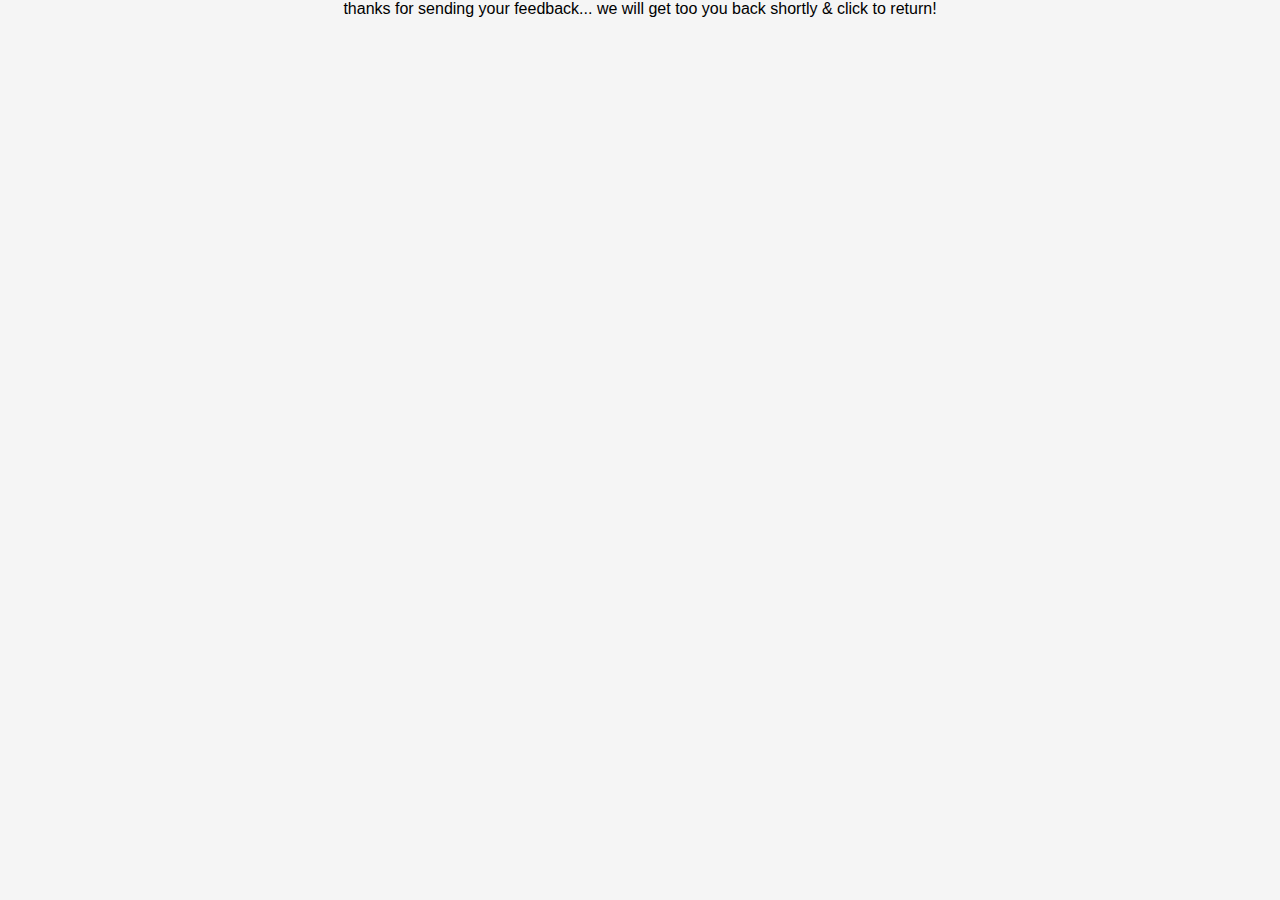
<file: thanks.html>
<!DOCTYPE html>
<html lang="en">
<head>
    <meta charset="UTF-8">
    <meta http-equiv="X-UA-Compatible" content="IE=edge">
    <meta name="viewport" content="width=device-width, initial-scale=1.0">
    <title>Document</title>
    <link rel="stylesheet" href="style.css">
</head>
<body>
    <div class="thanks">
         <a href="contactform.html">thanks for sending your feedback... we will get too you back shortly & click to return!</a>
         
        
    </div>
   
</body>
</html>
</file>
<file: style.css>
body {
    font-family:'Segoe UI', Tahoma, Geneva, Verdana, sans-serif;
    margin: 0;
    background-color: whitesmoke;

}

.topnav{
    height: 6vh;
    float: left;
    width: 100%;
    text-align: center;
    display: grid;
    grid-template-columns: 1fr 1fr 1fr 1fr 1fr;
    top: 0;
    position: fixed;
    background-color: lavender;
  
   

}

.topnav-item{
    grid-column: auto;
    background-color: lavender;
    display: flex;
    justify-content: center;
    flex-direction: column;
}

.topnav-item a{
    color: black;
    text-decoration: none;
    font-size: 20px;
    font-family:'Segoe UI', Tahoma, Geneva, Verdana, sans-serif;
    text-align: center;

}

.topnav-item#active{
    
    background-color: whitesmoke;
    color: black;
    text-decoration: none;
    border-radius: 15px 15px 0px 0px;
    height: 7vh;
    position: bottom;
    margin-top: 1vh;
    
    font-size: 20px;
    font-family:'Segoe UI', Tahoma, Geneva, Verdana, sans-serif    ;
    text-align: center;
    padding-bottom: 0.8vh;
    
    
}

.topnav-item#active-farleft{
    
    background-color: whitesmoke;
    color: black;
    text-decoration: none;
    border-radius: 0px 15px 0px 0px;
    height: 7vh;
    position: bottom;
    margin-top: 1vh;
    padding-bottom: 0.8vh;
    font-size: 20px;
    font-family:'Segoe UI', Tahoma, Geneva, Verdana, sans-serif    ;
    text-align: center;
    
    
}

.topnav-item#active-farright{
    
    background-color: whitesmoke;
    color: black;
    text-decoration: none;
    border-radius: 15px 0px 0px 0px;
    height: 7vh;
    position: bottom;
    margin-top: 1vh;
    padding-bottom: 0.8vh;
    font-size: 20px;
    font-family:'Segoe UI', Tahoma, Geneva, Verdana, sans-serif    ;
    text-align: center;
    
    
}

@media  (max-width: 800px) {
    .topnav{
        display: none;
    }
    menuimg  {
        display: visible;
    
    }
    .form-kontakt input {
        width: 50vw;  
    }
    .form-kontakt select {
        width: 50vw;  
    }
    .form-kontakt textarea {
        width: 50vw;  
    }
    .form-kontakt button {
        width: 50vw;  
    } 
    .aufgabetd {
        width: 20vw;
    }
    .gallery {
        width: 100vw;
    }
   
    
    
}


@media (max-width: 1300px) {
    .form-kontakt input {
        width: 50vw;  
    }
    .form-kontakt select {
        width: 50vw;  
    }
    .form-kontakt textarea {
        width: 50vw;  
    }
    .form-kontakt button {
        width: 50vw;  
    }
    .arrowsforthemediv {
        grid-template-columns: 1fr 20fr 1fr;
        
    }
    .footer {
        padding-bottom: 1%;
    }
  

}



@media (min-height: 1600px) {
    .footer {
        padding-bottom: 5%;
    }
   

}




@media (min-width: 500px) {
   
    .aufgabencontent-text td ,p{
        font-size: 1.25rem;
    }
    .aufgabetd {
        width: 10vw;
    }

}



@media (min-width: 1300px) {
    .arrowicons:hover {
        height: 2.75vh;
        justify-self: center;
        transition: all 1s ease;
    }
   

}







@media (min-width: 800px) {
    .footer {
        grid-template-columns: 1fr 1fr 1fr 1fr;
        max-height: 6vw; 
    }
    .content {
        margin-top: 8vh;
    }
    #activemenu {
        display: none !important;
    }
    .menu {
        display: none !important;
    }
    .gallery {
        width: 60vw;
    }

    

}

@media (max-width: 500px) {
    .form-kontakt input {
        width: 70vw;  
    }
    .form-kontakt select {
        width: 70vw;  
    }
    .form-kontakt textarea {
        width: 70vw;  
    }
    .form-kontakt button {
        width: 70vw;  
    }
    .arrowsforthemediv {
        width: 100vw;
        
        
    }
    .quellen {
        font-size: xx-small;
        
    }


    
}


@media (max-width: 450px) {
    .infobeschtitle {
        font-size: 0.5rem;
    }
   




    
}



.menu {
    height: 8.8vh;
    width: 100%;
    text-align: right;
    position: fixed;
    background-color: lavender;
    display: grid;
    grid-template-columns:  1fr 3fr 1fr;
    justify-content: center;
    top: 0;
    
}

#search {
    width: 50vw;
    height: 4vh;
    border-radius: 20px;
    padding-left: 5vw;
    padding-right: 5vw;
    border: none;
    font-size: 15px;
    

}


.menu-item {
    justify-content: center;
    text-align: center;
    padding-left: 5vw;
    padding-right: 5vw;
    
}

.menu-item #hamimg{
    height: 5vh;

}

.menu-item.menuimg {
    height: 5vh;
    grid-column: 3;
    align-self: center;
}

.menu-item.menusearch {
    grid-column: 2;
    align-self: center;
}

.topnav-item#roundedright{
    border-radius: 0px 0px 0px 15px;
}
.topnav-item#roundedleft{
    border-radius: 0px 0px 15px 0px;
}

body{
    margin: 0;
    text-align: center;
}

.footer {
    
    width: 100%;
    text-align: center;
    display: grid;
    grid-template-rows: 1fr 1fr 1fr 1fr;
    background-color: white;
    bottom: 0;
    height: 20vh;
  
}

.footer-item {
    height: 5vh;
    
}

.footer p , .footer a{
    color: black;
    text-decoration: none;
    
}
.content{
    min-height: 88vh;
    background-color: whitesmoke;
    width: 100%;
    text-align: center;
    display: flex;
    flex-direction: column;
    align-items: center;
    margin-top: 8.8vh; 
   
}

.quellen {
    width: 80%;
    margin-bottom: 5%;
}



.aufgabendiv{
    
    margin-bottom: 5%;
    
    align-self: center;
   
    
    border-radius: 25px;
    display: flex;
    flex-direction: row;
    justify-content: center;
    
    
    /* background-color: black; */
       
}

/* .aufgabendiv #aufgabe2{
    display: none;

       
} */

.aufgabencontent-swiththeme {
    width: 80%;
    background-color: yellow;
    height: 90vw;
    display: flex;
    flex-direction: column;
}

.aufgabencontent-slidebutton {
    height: 10%;
    width: 100%;
    background-color:lavender ;
    text-align: center;
    justify-content: center;
    border-radius: 0px 0px 25px 25px;
    display: grid;
    grid-template-columns: 1fr 6fr 1fr;
    
}

.arrowsforthemediv {
    display: grid;
    grid-template-columns: 1fr 20fr 1fr;
    justify-content: center;
    width: 100%;
    
}

.aufgabencontent-slidebutton button {
    width: 50%;
    justify-self: center;
    text-align: center;

}

.aufgabencontent-title img {
    align-self: center;
    
}

.aufgabencontent {
    width: 100%;
    min-height: 72.5vh;
    
    display: flex;
    flex-direction: column;
    align-self: center;
    margin-top: 1%;
    margin-bottom: 1%;
    grid-column: 2;
    justify-content: center;
    
    
    
}



.gallery img {
    width: 80%;
    border-radius: 15px;
    margin-top: 1%;
    margin-bottom: 1%;
}

.home img {
    width: 80%;
    border-radius: 15px;
    margin-top: 1%;
    margin-bottom: 1%;
}






#aufgabe1 {
    display: block;
}

#aufgabe2 {
    display: none;
}

#aufgabe3 {
    display: none;
}

#aufgabe4 {
    display: block;
}

#aufgabe5 {
    display: none;
}

#aufgabe6 {
    display: none;
}

#aufgabe7 {
    display: block;
}

#aufgabe8 {
    display: none;
}

#aufgabe9 {
    display: block;
}

#aufgabe10 {
    display: none;
}

#aufgabe11 {
    display: block;
}

#aufgabe12 {
    display: none;
}

#aufgabe13 {
    display: block;
}

#aufgabe14 {
    display: none;
}

#organisation {
    display: block;
}

#projekt {
    display: none;
}

#iperka {
    display: none;
}

#informationsbeschaffung {
    display: none;
}

#planung {
    display: none;
}

#vortrag {
    display: none;
}



.arrowicons {
    height: 2vh;
    justify-self: center;
    
    
}



.arrowsforthemediv #arrowlefttheme {
    grid-column: 1;
    align-self: center;
    
    
}

.arrowsforthemediv #arrowrighttheme {
    grid-column: 3;
    align-self: center;
   
}



.aufgabencontent-title {
    height: 15%;
    width: 100%;
    background-color:lavender ;
    text-align: center;
    border-radius: 25px 25px 0px 0px;
    margin-top: 1%;
    display: grid;
    grid-template-columns: 1fr 6fr 1fr;
    justify-content: center;
   
    
}

.aufgabencontent-text {
    height: 85%;
    width: 100%;
    background-color: white;
    
    display: flex;
    flex-direction: column;
    padding-bottom: 5%;
    border-radius: 0px 0px 25px 25px;
    text-align: left;
    font-size: 0.5rem;
    
    
}

.aufgabencontent-text p {
    text-align: left;
    padding-left: 5%;
    
    
}

.aufgabencontent-text a{
    color: black;
}

.aufgabencontent-text table{
   width: 90%;
   margin-right: 5%;
   margin-left: 5%;
   justify-content: center;
   align-self: center;
   
   border-spacing: 0;
 
}

.aufgabencontent-text img {
    width: 85%;
    align-self: center;
    padding-left: 5%;
    padding-right: 5%;
    
    
}


.aufgabencontent-text td {
    border: 1.5px solid whitesmoke;
    padding-top: 2%;
    padding-bottom: 2%;
    padding-left: 1%;
    padding-right: 1%;
  
}


.aufgabencontent-text b {
    padding-right: 1rem;
}
.aufgabetd {
    width: 10vw;
    
}

.contenttd {
    width: 45vw;
    
}





.impressum {
    text-align: left;
    height: auto;
    padding-left: 5%;
    padding-right: 5%;
    display: grid;
    grid-template-columns: 1fr;
    width: 60%;
    background-color: white;
    padding-top: 2%;
    padding-bottom: 2%;
    border-radius: 3vw;
    

}

.impressum-item{
    grid-column: auto;
}

.impressum-item input{
    background-color: lavender;
    padding-left: 2vw;
    padding-right: 2vw;
    padding-top: 1vh;
    padding-bottom: 1vh;
    border-radius: 1.5vw;
    border: none;
}



.form-kontakt {
    width: auto;
    text-align: center;
    align-self: center;
    box-sizing: border-box;
    
    
}



.input-formkontakt {
    background-color: white;
    border-radius: 5px;
    padding: 2vh;
    box-sizing: border-box;
    width: 25vw;
    margin: 1vh;
    border: none;
    text-align: left;
    
    
}

.select-formkontakt {
    background-color: white;
    border-radius: 5px;
    padding: 2vh;
    box-sizing: border-box;
    width: 25vw;
    margin: 1vh;
    border: none;
    text-align: left;
    color: grey;
    


    
}
.textarea-formkontakt {
    background-color: white;
    border-radius: 5px;
    padding: 2vh;
    font-family:'Segoe UI', Tahoma, Geneva, Verdana, sans-serif    ;
    box-sizing: border-box;
    width: 25vw;
    margin: 1vh;
    border: none;

}

.button-fromkontakt {
    background-color: lavender;
    border-radius: 5px;
    padding: 2vh;
    box-sizing: border-box;
    width: 25vw;
    margin: 1vh;
    border: none;
    transition: all 1s ease;


}

.button-fromkontakt:hover {
    background-color: white;
    
    
}
.thanks a{
    text-decoration: none;
    color: black;
}


#activemenu {
    width: 100%;
    text-align: center;
    background-color: lavender;
    position: fixed;

    padding-bottom: 2.5%;
    top: 8.8vh;
    display: none;
    
    
    
}

.dropdownmenu-item li > a:hover{
    color: white;
}

.dropdownmenu {
    display: flex;
    flex-direction: column;
    text-align: left;
    margin-left: 10vw;
}
.dropdownmenu-item a{
    color: black;
    text-decoration: none;
    font-size: 1.5rem;
}
</file>
